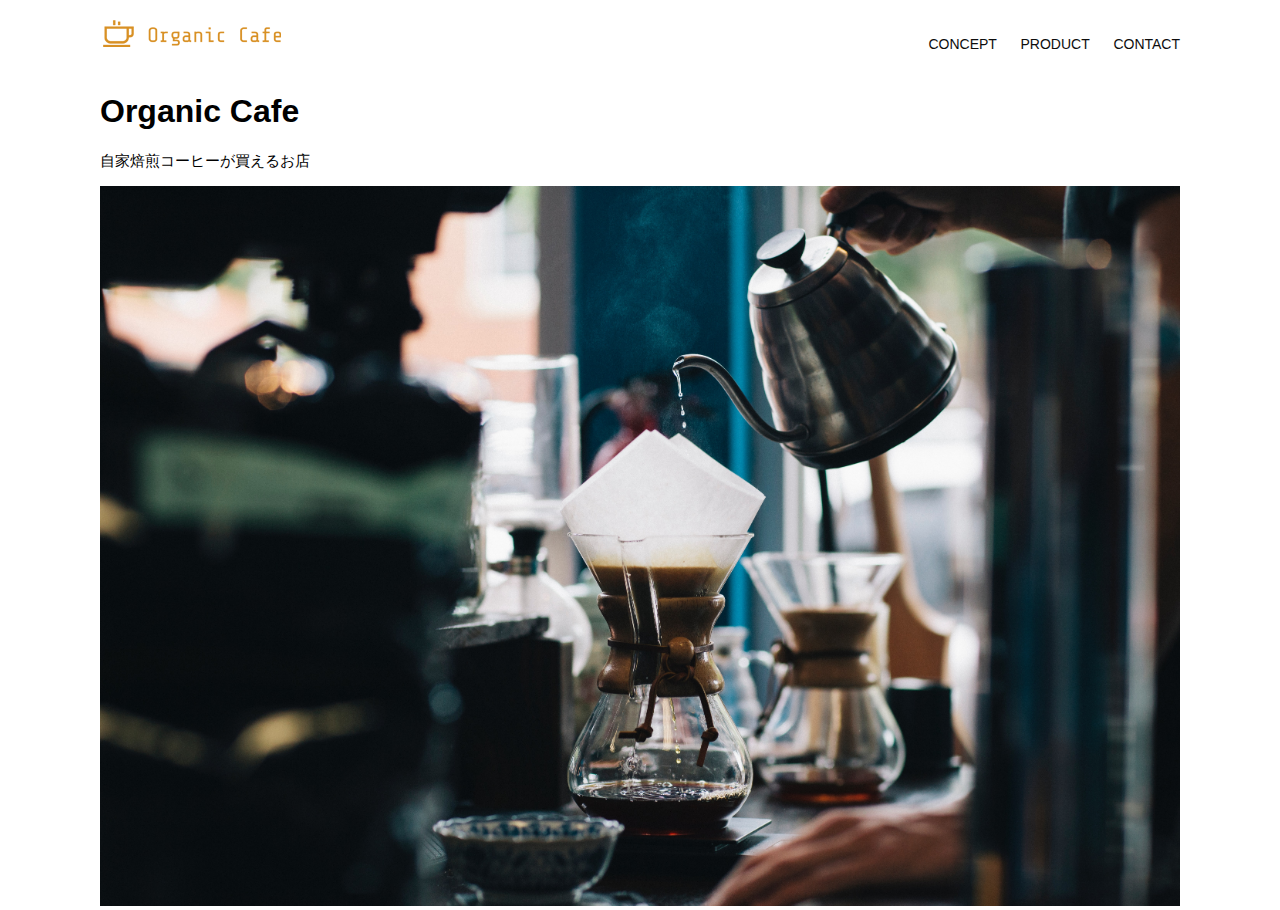
<file: kadai_013/index.html>
<!DOCTYPE html>
<html>
  <head>
    <title>Organic Cafe</title>
    <meta charset="UTF-8" />
    <meta name="description" content="自家焙煎のコーヒーがお家で楽しめるOrganic Cafe"/>
    <meta name="viewport" content="width=device-width, initial-scale=1.0" />
    <link rel="stylesheet" href="style.css" />
  </head>
  <body>
    <!-- ヘッダー -->
    <header>
      <!-- ロゴ -->
      <a href="index.html" id="logo"><img src="images/logo.png" alt="トップページに戻る"/></a>

      <!-- PC用ナビゲーション -->
      <nav id="nav-pc">
        <a href="index.html#concept">CONCEPT</a>
        <a href="index.html#product">PRODUCT</a>
        <a href="index.html#contact">CONTACT</a>
      </nav>

      <!--スマートフォン用ナビゲーションボタン-->
      <nav id="nav-sp-menu">
         <a id="menu-sp" onclick="document.getElementById('nav-sp').style.display = 'block'">
          <img src="images/button-menu.png" alt="ナビゲーションを開く">
         </a>
      </nav>

      <nav id="nav-sp">
        <a id="close" onclick="document.getElementById('nav-sp').style.display = 'none'">
          <img src="images/button-close.png" alt="ナビゲーションを閉じる">
        </a>
        <a id="logo-sp" href="index.html" onclick="document.getElementById('nav-sp').style.display = 'none'">
          <img src="images/logo.png" alt="トップページに戻る">
        </a>
              <a class="menu" href="index.html#concept" onclick="document.getElementById('nav-sp').style.display = 'none'">CONCEPT</a>
              <a class="menu" href="index.html#product" onclick="document.getElementById('nav-sp').style.display = 'none'">PRODUCT</a>
              <a class="menu" href="index.html#contact" onclick="document.getElementById('nav-sp').style.display = 'none'">CONTACT</a>
      </nav>
    </header>

    <main>
      <article>
        <!-- メインビジュアル -->
        <section id="main-visual">
          <div id="main-message">
            <h1>Organic Cafe</h1>
            <p>自家焙煎コーヒーが買えるお店</p>
          </div>
          <img src="images/main-image.jpg" alt="コーヒーをハンドドリップで淹れる画像"/>
        </section>
      </article>
    </main>
  </body>
</html>
</file>
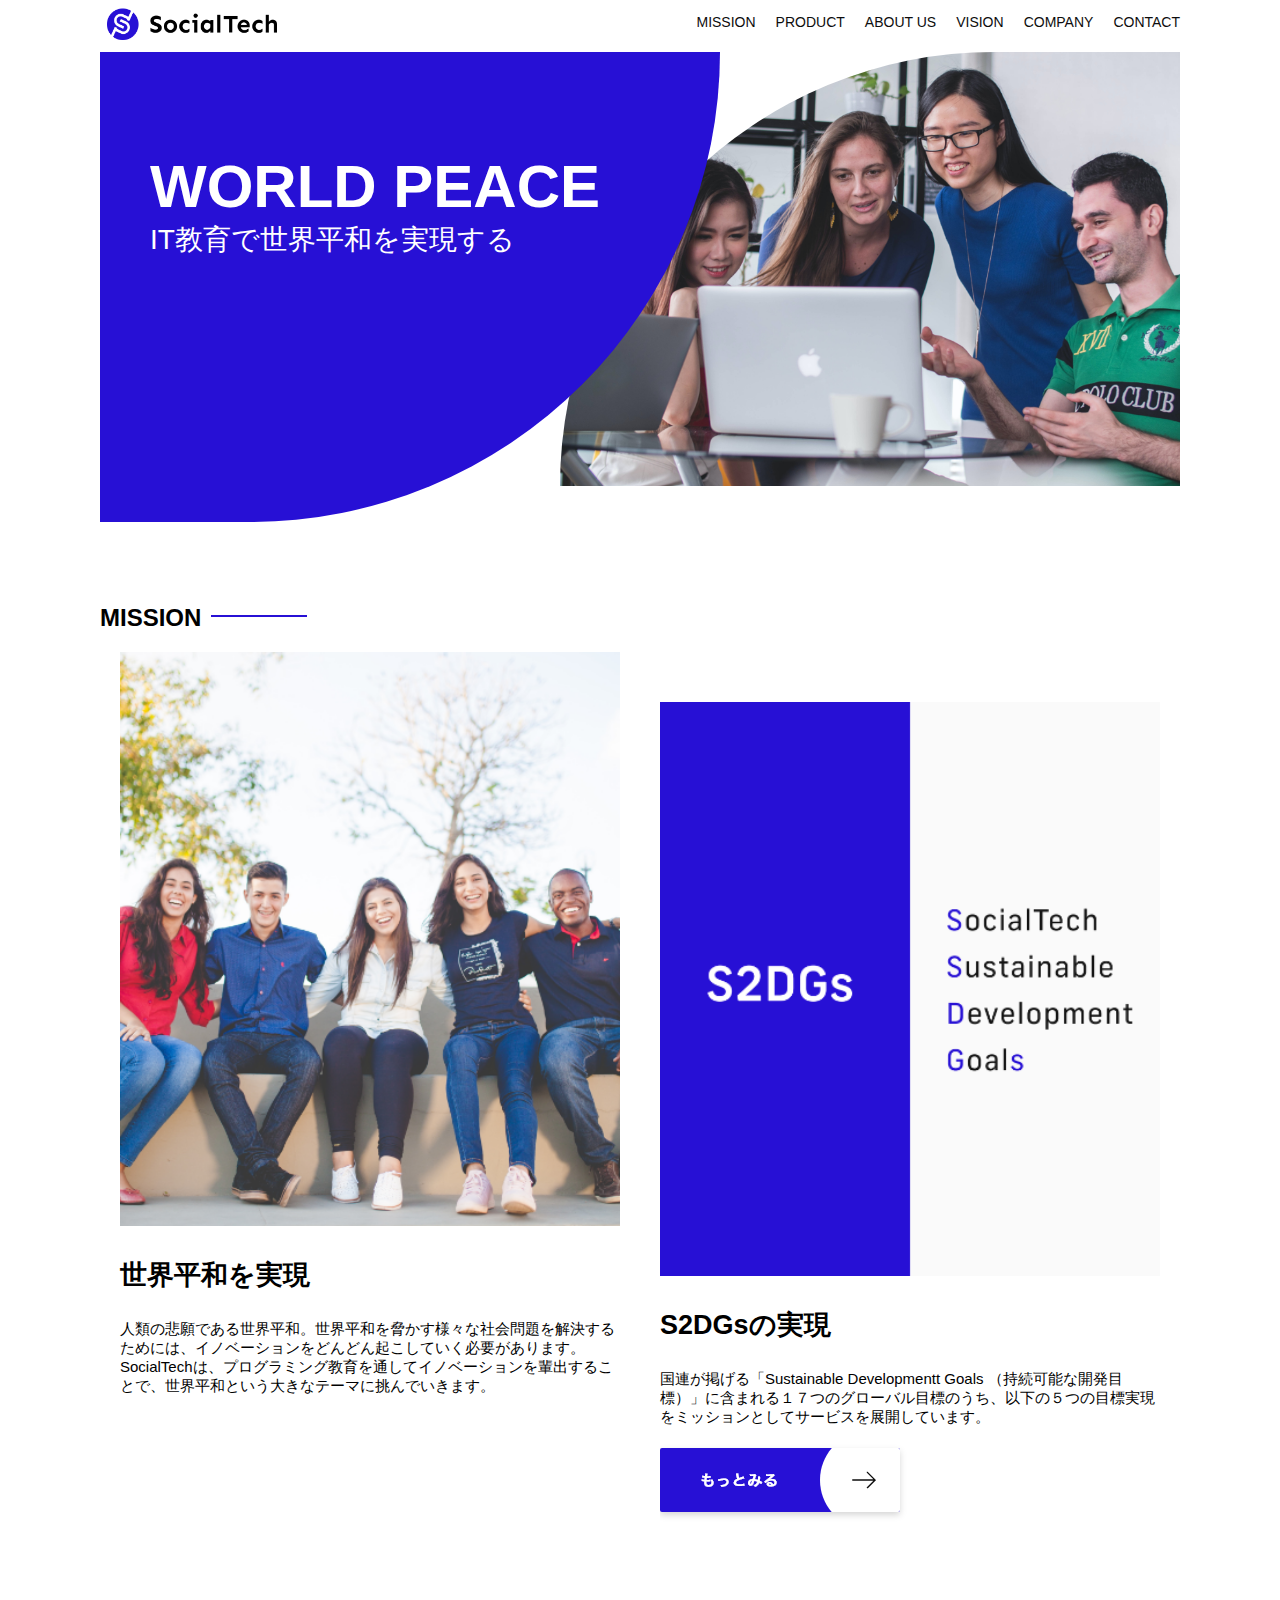
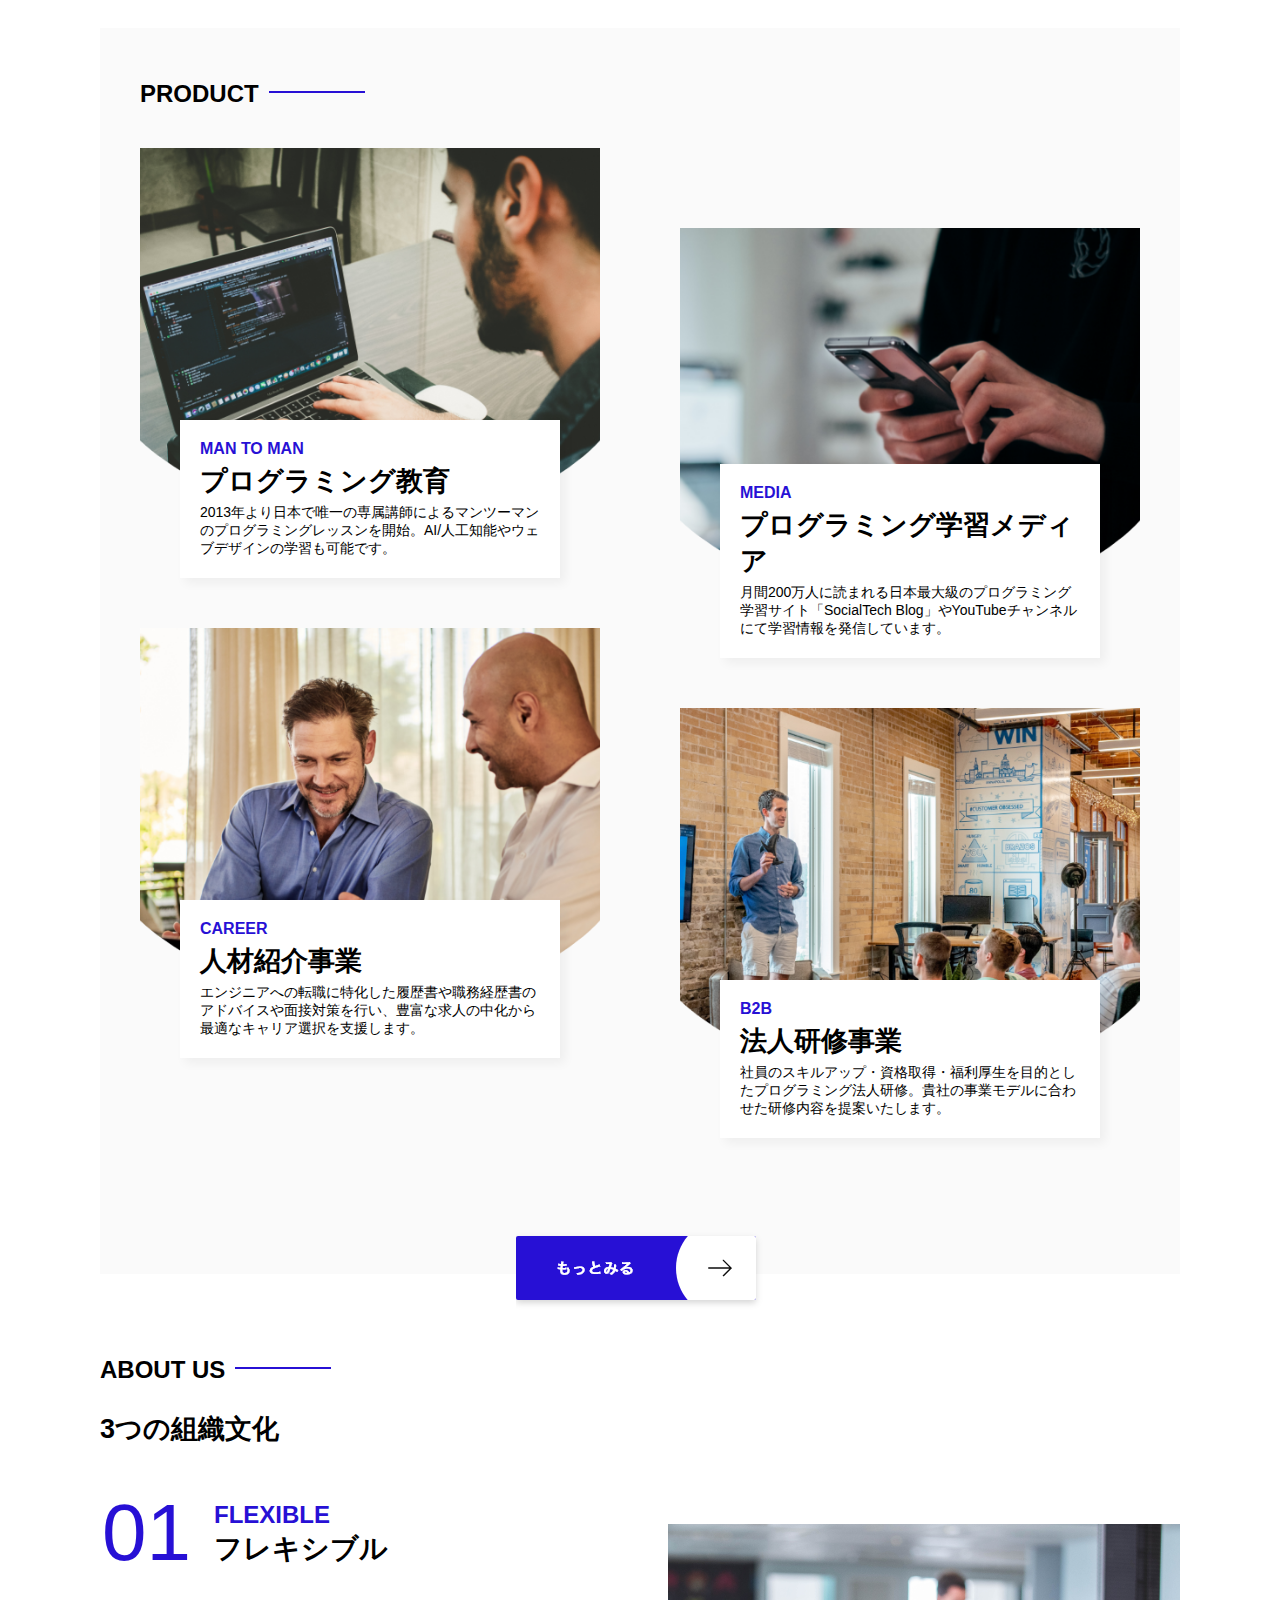
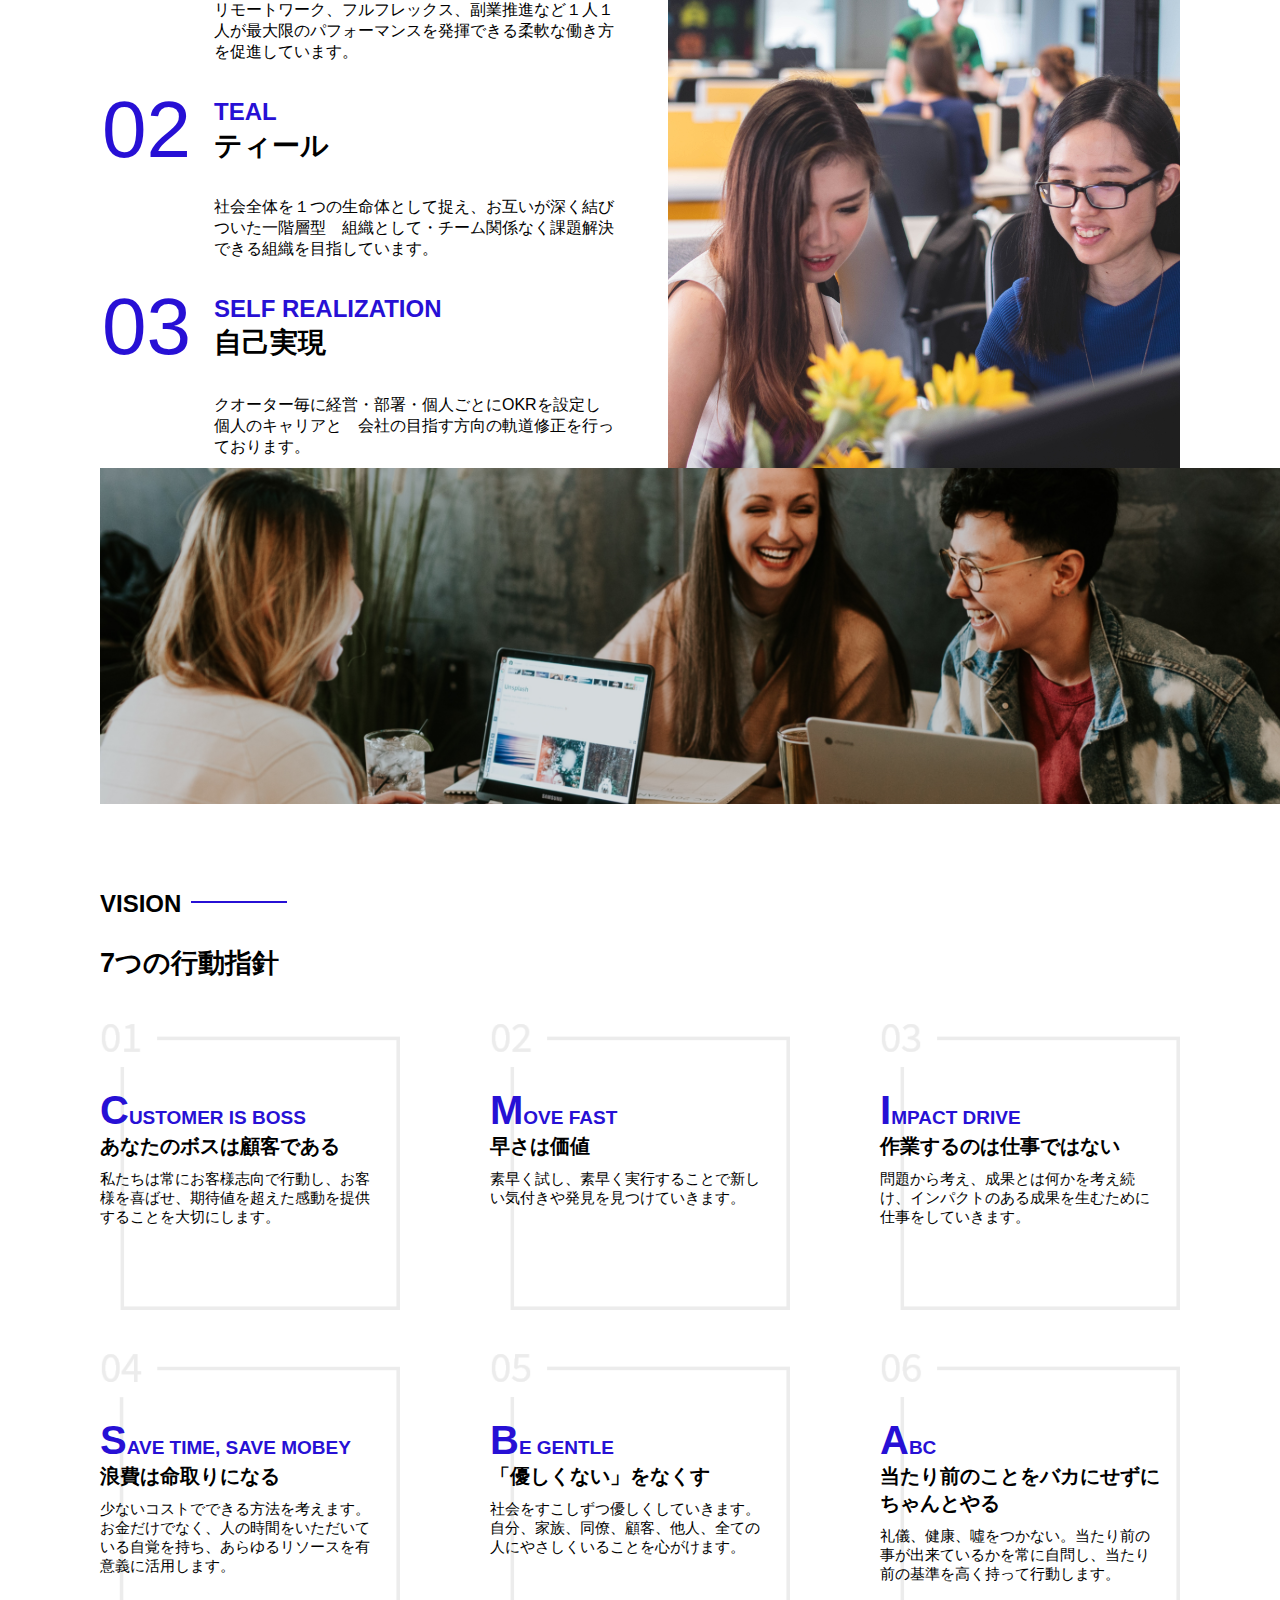
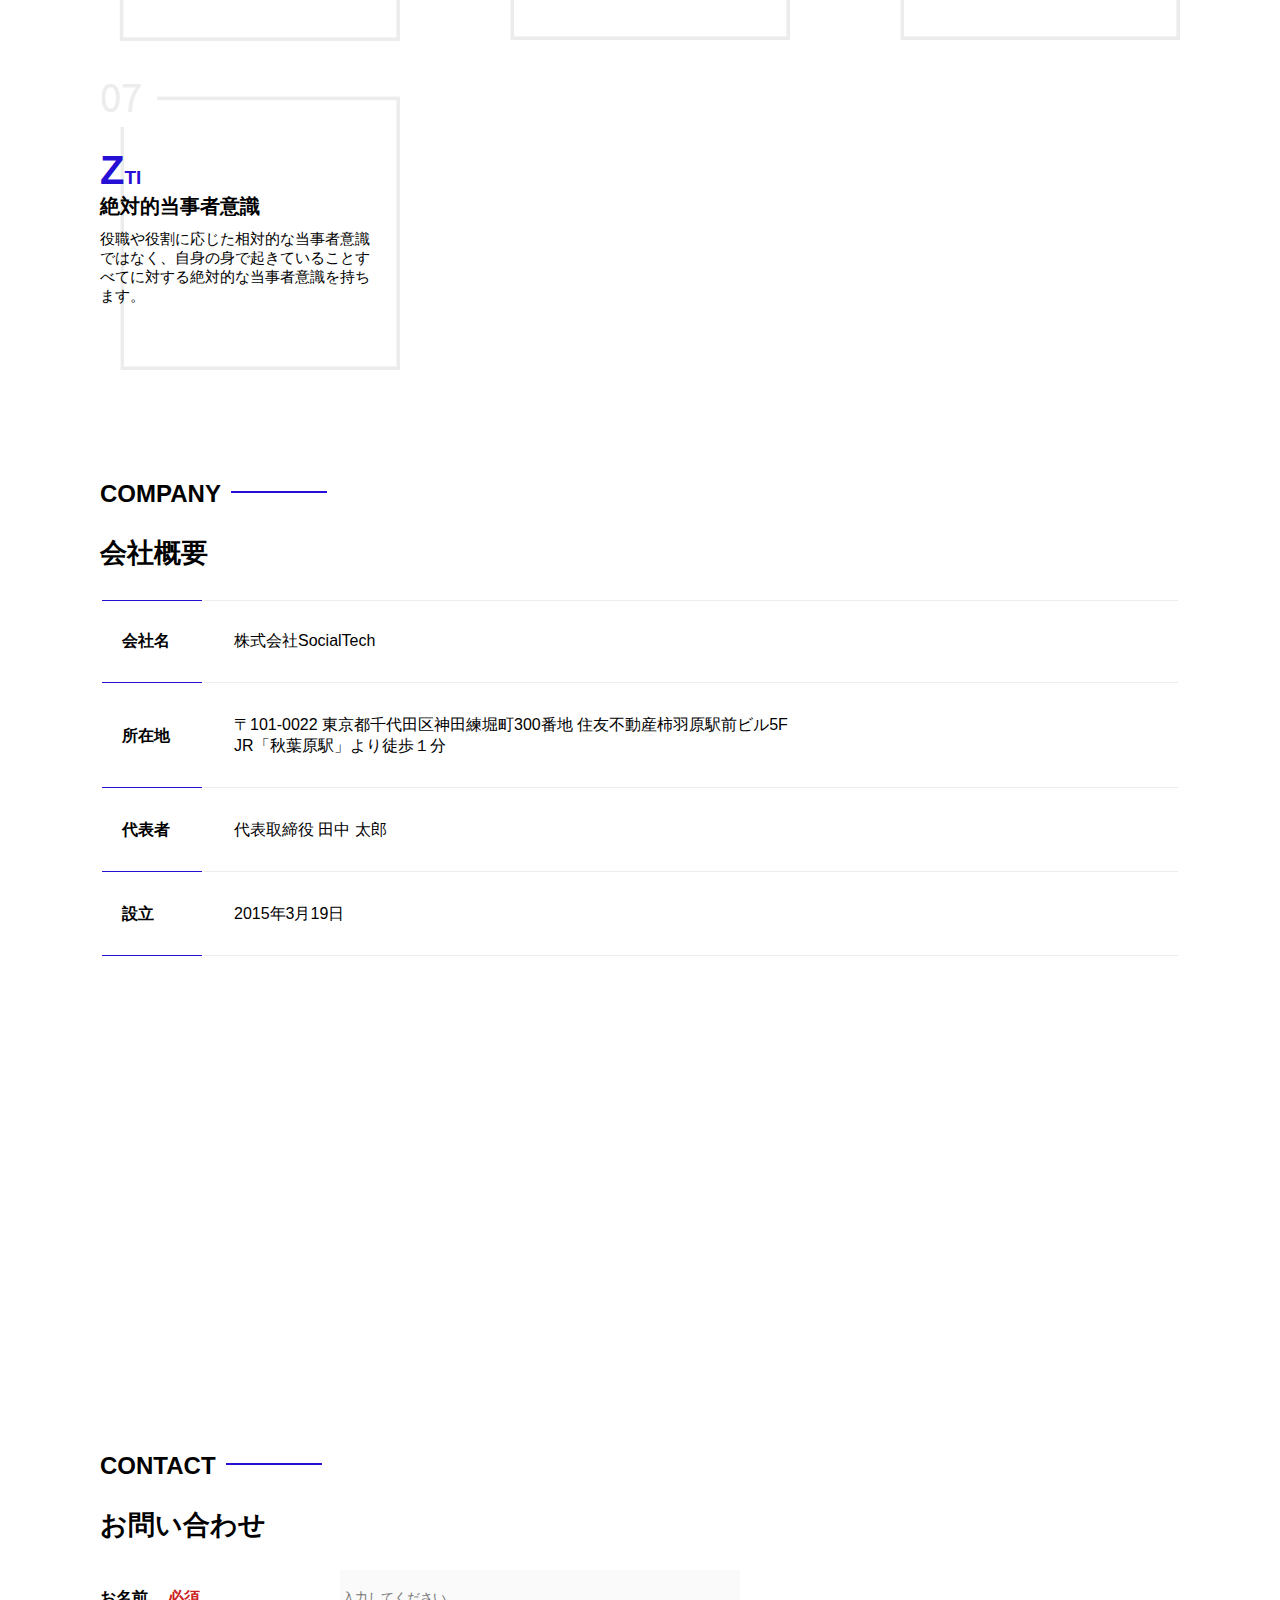
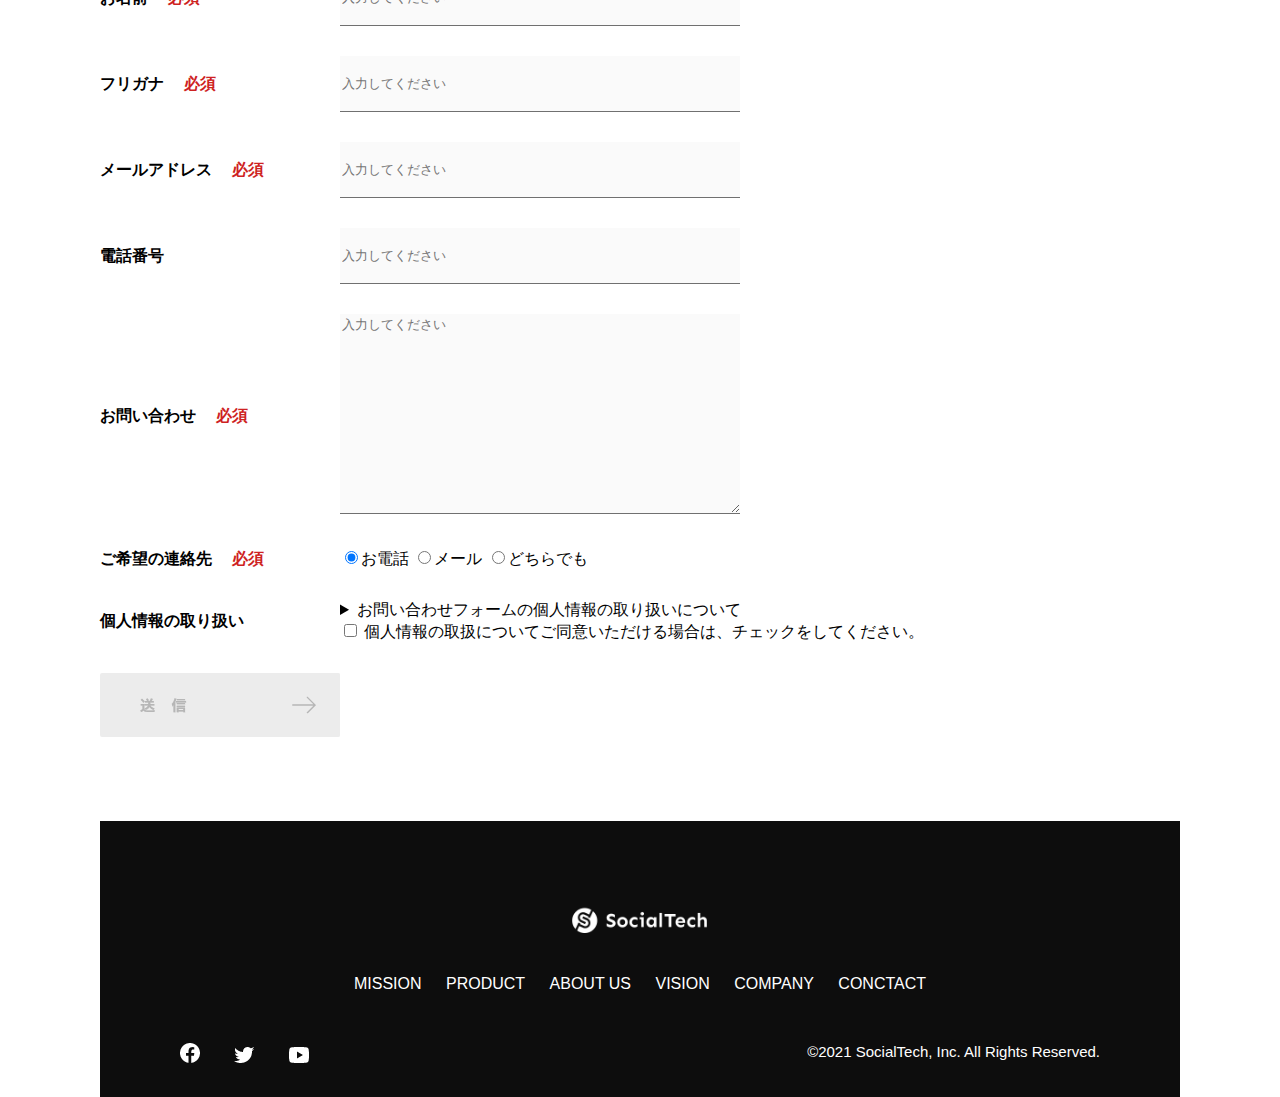
<file: kadai_tutorial_output/SocialTech/index.html>
<!DOCTYPE html>
<html lang="en">
<head>
    <title>SocialTech</title>
    <meta charset="UTF-8">
    <meta name="descrittion" content="SocialTechはEdTech業界のリーディングカンパニーを目指します。">
    <meta name="viewport" content="width=device-width, initial-scale=1.0">
    <link rel="stylesheet" href="style.css">
</head>
<body>
    <header>
        <a href="index.html" id="logo">
            <img src="images/logo.png" alt="トップページに戻る">
        </a>
       
        <nav id="nav-pc">
            <ul>
                <li><a href="mission.html">MISSION</a></li>
                <li><a href="product.html">PRODUCT</a></li>
                <li><a href="index.html#aboutus">ABOUT US</a></li>
                <li><a href="index.html#vision">VISION</a></li>
                <li><a href="index.html#company">COMPANY</a></li>
                <li><a href="index.html#contact">CONTACT</a></li>
            </ul>
        </nav>
        <button id="menu-sp" onclick="document.getElementById('nav-sp').style.display = 'block'">
            <img src="images/button-menu.png" alt="ナビゲーションを開く">
        </button>
        <div id="nav-sp">
            <button id="close" onclick="document.getElementById('nav-sp').style.display = 'none'">
                <img src="images/button-close.png" alt="ナビゲーションを閉じる">
            </button>
            
        <nav>
            <ul>
                <li>
                <a id="log-sp" href="index.html" onclick="document.getElementById('nav-sp').style.display = 'none'"><img src="images/logo-sp.png" alt="トップページに戻る"></a>
                </li>
                <li><a class="menu" href="mission.html" onclick="document.getElementById('nav-sp').style.display = 'none'">MISSION</a></li>
                <li><a class="menu" href="product.html" onclick="document.getElementById('nav-sp').style.display = 'none'">PEODUCT</a></li>
                <li><a class="menu" href="index.html#aboutus" onclick="document.getElementById('nav-sp').style.display = 'none'">ABOUT US</a></li>
                <li><a class="menu" href="index.html#vision" onclick="document.getElementById('nav-sp').style.display = 'none'">VISION</a></li>
                <li><a class="menu" href="index.html#company" onclick="document.getElementById('nav-sp').style.display = 'none'">COMPANY</a></li>
                <li><a class="menu" href="index.html#contact" onclike="document.getElementById('nav-sp').style.display = 'none'">CONTACT</a></li>
            </ul>
        </nav>
        <div id="sns">
            <a href="https://www.facebook.com/sejuku2013">
                <img src="images/button-facebook.png" alt="facebookのリンク">
            </a>
            <a href="https://twitter.com/samuraijuku">
                <img src="images/button-twitter.png" alt="twitterのリンク">
            </a>
            <a href="https://www.youtube.com/channel/UCCFOQO5aDK0xXam4cUQXT8g">
                <img src="images/button-youtube.png" alt="YouTubeのリンク">
            </a>
        </div>
        </div>
    </header>
    <main>
        <article>
            <section id="main-visual">
                <div id="main-message">
                    <h1>WORLD PEACE</h1>
                    <p>IT教育で世界平和を実現する</p>
                </div>
                <img src="images/index/index-main.png" alt="PCの周りに集まる多国籍の仲間たち">
            </section>
            <section id="mission">
                <h2 class="index-h2">MISSION</h2>
                <div id="mission-flex">
                    <div>
                        <img id="mission-photo" src="images/index/index-mission.png" alt="屋外のベンチで写真を撮影する多国籍の仲間たち">
                        <h3>世界平和を実現</h3>
                        <p>
                            人類の悲願である世界平和。世界平和を脅かす様々な社会問題を解決するためには、イノベーションをどんどん起こしていく必要があります。SocialTechは、プログラミング教育を通してイノベーションを輩出することで、世界平和という大きなテーマに挑んでいきます。
                        </p>
                    </div>
                    <div>
                        <img id="s2dgs" src="images/index/s2dgs.png" alt="S2DGs">
                        <h3>S2DGsの実現</h3>
                        <p>
                            国連が掲げる「Sustainable Developmentt Goals （持続可能な開発目標）」に含まれる１７つのグローバル目標のうち、以下の５つの目標実現をミッションとしてサービスを展開しています。
                        </p>
                        <a href="mission.html">
                            <img src="images/button-more.png" alt="もっと見る">
                        </a>
                    </div>
                </div>
            </section>
            <section id="product">
                <h2 class="index-h2">PRODUCT</h2>
                <div class="product-flex">
                    <div id="product-left">
                        <div>
                            <img class="product-photo" src="images/index/index-mantoman.png" alt="PCでコードを書く男性">
                            <div class="product-explain">
                                <span>MAN TO MAN</span>
                                <h3>プログラミング教育</h3>
                                <p>2013年より日本で唯一の専属講師によるマンツーマンのプログラミングレッスンを開始。AI/人工知能やウェブデザインの学習も可能です。</p>
                            </div>
                        </div>
                        <div>
                            <img class="product-photo" src="images/index/index-career.png" alt="笑顔で話し合う男性２人">
                            <div class="product-explain">
                                <span>CAREER</span>
                                <h3>人材紹介事業</h3>
                                <p>エンジニアへの転職に特化した履歴書や職務経歴書のアドバイスや面接対策を行い、豊富な求人の中化から最適なキャリア選択を支援します。</p>
                            </div>
                        </div>
                    </div>
                    <div id="product-right">
                        <div>
                            <img class="product-photo" src="images/index/index-media.png" alt="スマートフォンを操作する人">
                            <div class="product-explain">
                                <span>MEDIA</span>
                                <h3>プログラミング学習メディア</h3>
                                <p>月間200万人に読まれる日本最大級のプログラミング学習サイト「SocialTech Blog」やYouTubeチャンネルにて学習情報を発信しています。</p>
                            </div>
                        </div>
                        <div>
                            <img class="product-photo" src="images/index/index-b2b.png" alt="講演中の男性とそれを聴く人々">
                            <div class="product-explain">
                                <span>B2B</span>
                                <h3>法人研修事業</h3>
                                <p>社員のスキルアップ・資格取得・福利厚生を目的としたプログラミング法人研修。貴社の事業モデルに合わせた研修内容を提案いたします。</p>
                            </div>
                        </div>
                    </div>
                 </div>
                 <div id="product-more">
                    <a href="product.html">
                        <img src="images/button-more.png" alt="もっとみる">
                    </a>
                 </div>
            </section>
            <section id="aboutus">
                <h2 class="index-h2">ABOUT US</h2>
                <h3>3つの組織文化</h3>
                <div>
                    <table class="culture-table">
                        <tr>
                            <td class="culture-num">01</td>
                            <th><span class="culture-en">FLEXIBLE</span><br>フレキシブル</th>
                        </tr>
                        <tr>
                            <td>

                            </td>
                            <td class="culture-description">リモートワーク、フルフレックス、副業推進など１人１人が最大限のパフォーマンスを発揮できる柔軟な働き方を促進しています。</td>
                        </tr>
                        <tr>
                            <td class="culture-num">02</td>
                            <th><span class="culture-en">TEAL</span><br>ティール</th>
                        </tr>
                        <tr>
                            <td>

                            </td>
                            <td class="culture-description">社会全体を１つの生命体として捉え、お互いが深く結びついた一階層型　組織として・チーム関係なく課題解決できる組織を目指しています。</td>
                        </tr>
                        <tr>
                            <td class="culture-num">03</td>
                            <th><span class="culture-en">SELF REALIZATION</span><br>自己実現</th>
                        </tr>
                        <tr>
                            <td>

                            </td>
                            <td class="culture-description">クオーター毎に経営・部署・個人ごとにOKRを設定し個人のキャリアと　会社の目指す方向の軌道修正を行っております。</td>
                        </tr>
                    </table>
                        <img class="culture-img" src="images/index/index-aboutus1.png" alt="笑顔で話しあう２人の女性">
                </div>
                  <img class="culture-img2" src="images/index/index-aboutus2.png" alt="笑顔で話し合う３人の男女">
            </section>
            <section id="vision">
                <h2 class="index-h2">VISION</h2>
                <h3>7つの行動指針</h3>
                <div>
                    <div class="vision-box">
                        <img src="images/index/vision-01.png" alt="01">
                        <div>
                            <h4>CUSTOMER IS BOSS</h4>
                            <h5>あなたのボスは顧客である</h5>
                            <p>私たちは常にお客様志向で行動し、お客様を喜ばせ、期待値を超えた感動を提供することを大切にします。</p>
                        </div>
                    </div>
                    <div class="vision-box">
                        <img src="images/index/vision-02.png" alt="02">
                        <div>
                            <h4>MOVE FAST</h4>
                            <h5>早さは価値</h5>
                            <p>素早く試し、素早く実行することで新しい気付きや発見を見つけていきます。</p>
                        </div>
                    </div>
                    <div class="vision-box">
                        <img src="images/index/vision-03.png" alt="03">
                        <div>
                            <h4>IMPACT DRIVE</h4>
                            <h5>作業するのは仕事ではない</h5>
                            <p>問題から考え、成果とは何かを考え続け、インパクトのある成果を生むために仕事をしていきます。</p>
                        </div>
                    </div>
                    <div class="vision-box">
                        <img src="images/index/vision-04.png" alt="04">
                        <div>
                            <h4>SAVE TIME, SAVE MOBEY</h4>
                            <h5>浪費は命取りになる</h5>
                            <p>少ないコストでできる方法を考えます。お金だけでなく、人の時間をいただいている自覚を持ち、あらゆるリソースを有意義に活用します。</p>
                        </div>
                    </div>
                    <div class="vision-box">
                        <img src="images/index/vision-05.png" alt="05">
                        <div>
                            <h4>BE GENTLE</h4>
                            <h5>「優しくない」をなくす</h5>
                            <p>社会をすこしずつ優しくしていきます。自分、家族、同僚、顧客、他人、全ての人にやさしくいることを心がけます。</p>
                        </div>
                    </div>
                    <div class="vision-box">
                        <img src="images/index/vision-06.png" alt="06">
                        <div>
                            <h4>ABC</h4>
                            <h5>当たり前のことをバカにせずにちゃんとやる</h5>
                            <p>礼儀、健康、噓をつかない。当たり前の事が出来ているかを常に自問し、当たり前の基準を高く持って行動します。</p>
                        </div>
                    </div>
                    <div class="vision-box">
                        <img src="images/index/vision-07.png" alt="07">
                        <div>
                            <h4>ZTI</h4>
                            <h5>絶対的当事者意識</h5>
                            <p>役職や役割に応じた相対的な当事者意識ではなく、自身の身で起きていることすべてに対する絶対的な当事者意識を持ちます。</p>
                        </div>
                    </div>
                </div>
            </section>
            <section id="company">
                <h2 class="index-h2">COMPANY</h2>
                <h3>会社概要</h3>
                <table id="company-table">
                    <tr>
                        <th class="tableheader tableheader-first">会社名</th>
                        <td class="cell cell-first">株式会社SocialTech</td>
                    </tr>
                    <tr>
                        <th class="tableheader">所在地</th>
                        <td class="cell">〒101-0022 東京都千代田区神田練堀町300番地 住友不動産柿羽原駅前ビル5F<br>JR「秋葉原駅」より徒歩１分</td>
                    </tr>
                    <tr>
                        <th class="tableheader">代表者</th>
                        <td class="cell">代表取締役 田中 太郎</td>
                    </tr>
                    <tr>
                        <th class="tableheader">設立</th>
                        <td class="cell">2015年3月19日</td>
                    </tr>
                </table>
                <iframe src="https://www.google.com/maps/embed?pb=!1m18!1m12!1m3!1d3240.0688551336807!2d139.7720776771055!3d35.69992317258124!2m3!1f0!2f0!3f0!3m2!1i1024!2i768!4f13.1!3m3!1m2!1s0x60188fee13660e23%3A0x77137876edf742ac!2z5L2P5Y-L5LiN5YuV55Sj56eL6JGJ5Y6f6aeF5YmN44OT44Or!5e0!3m2!1sja!2sjp!4v1704858013291!5m2!1sja!2sjp" 
                style="border: 0" allowfullscreen="" loading="lazy">
                </iframe>
            </section>
            <section id="contact">
                <h2 class="index-h2">CONTACT</h2>
                <h3>お問い合わせ</h3>
                <form>
                    <div>
                        <div class="contact-heading">
                            <label class="contact-label">お名前<span class="contact-span">必須</span></label>
                        </div>
                        <div>
                            <input type="text" name="name" placeholder="入力してください" class="contact-textbox">
                        </div>
                    </div>
                    <div>
                        <div class="contact-heading">
                            <label class="contact-label">フリガナ<span class="contact-span">必須</span></label>
                        </div>
                        <div>
                            <input type="text" name="hiragana" placeholder="入力してください" class="contact-textbox">
                        </div>
                    </div>
                    <div>
                        <div class="contact-heading">
                            <label class="contact-label">メールアドレス<span class="contact-span">必須</span></label>
                        </div>
                        <div>
                            <input type="text" name="email" placeholder="入力してください" class="contact-textbox">
                        </div>
                    </div>
                    <div>
                        <div class="contact-heading">
                            <label class="contact-label">電話番号</label>
                        </div>
                        <div>
                            <input type="text" name="tel" placeholder="入力してください" class="contact-textbox">
                        </div>
                    </div>
                    <div>
                        <div class="contact-heading">
                            <label class="contact-label">お問い合わせ<span class="contact-span">必須</span></label>
                        </div>
                        <div>
                            <textarea class="contact-textarea" placeholder="入力してください" name="message"></textarea>
                        </div>
                    </div>
                    <div>
                        <div class="contact-heading">
                            <label class="contact-label">ご希望の連絡先<span class="contact-span">必須</span></label>
                        </div>
                        <div>
                            <input class="radiobutton" type="radio" value="tel" name="contact" checked><label>お電話</label>
                            <input class="radiobutton" type="radio" value="mail" name="contact"><label>メール</label>
                            <input class="radiobutton" type="radio" value="both" name="contact"><label>どちらでも</label>
                        </div>
                    </div>
                    <div>
                        <div class="contact-heading">
                            <label class="contact-label">個人情報の取り扱い</label>
                        </div>
                        <div>
                            <details>
                                <summary>お問い合わせフォームの個人情報の取り扱いについて</summary>
                                <div>
                                    <dl>
                                        <dt>1.組織の名称又は氏名</dt>
                                        <dd>株式会社SocialTech</dd>
                                        <dt>2.個人情報保護管理や（若しくはその代理人）の氏名又は職名、所属及び連絡先</dt>
                                        <dd>
                                            <p>鈴木 一郎 コーポレート部</p>
                                            <p>メールアドレス : samurai@example.com</p>
                                            <p>TEL : 03-1234-5678</p>
                                        </dd>
                                        <dt>3.個人情報の利用目的</dt>
                                        <dd>
                                            <ul>
                                                <li>本サービスおよび本サービスに関連する情報の提供又はそれらに関する連絡のため</li>
                                                <li>ユーザーの本人確認のため</li>
                                                <li>当社サービスのご案内のため</li>
                                                <li>当社の商品等の広告または宣伝（電子メールによるものとします。）</li>
                                            </ul>
                                        </dd>
                                        <dt>4.個人情報の取り扱い業務の委託</dt>
                                        <dd>個人情報の取扱業務の全部または一部を外部に業務委託する場合があります。その際、弊社は、個人情報を適切に保護できる管理体制を敷き実行していることを条件として委託先を厳選したうえで、機密保持契約を委託先と締結し、お客様の個人情報を厳密に管理させます。</dd>
                                        <dt>5.個人情報の開示等の請求</dt>
                                        <dd>
                                            お客様は、弊社に対してご自身の個人情報の開示等（利用目的の通知、開示、内容の訂正・追加・削除、利用の停止または消却、第三者への提供の停止）に関して、当社問い合わせ窓口に申し出ることができます。<br>
                                            その際、弊社はお客様本人を確認させていただいたうえで、合理的な期間内に対応いたします。<br>
                                            なお、個人情報に関する弊社問い合わせ先は、次の通りです。
                                        </dd>
                                        <dd>
                                            <p>株式会社SocialTech　個人情報問い合わせ窓口</p>
                                            <p>〒150-0043 東京都千代田区神田練堀町300番地 住友不動産秋葉原駅前ビル5F</p>
                                            <p>メールアドレス : samurai@example.com</p>
                                        </dd>
                                        <dt>6.個人情報を提供されることの任意性について</dt>
                                        <dd>お客様がご自身の個人情報を弊社に提供されるか否かは、お客様のご判断によりますが、もしご提供されない場合には、適切なサービスが提供できない場合がありますのて予めご了承ください。</dd>
                                    </dl>
                                </div>
                            </details>
                            <input type="checkbox" name="agree">
                            <span>個人情報の取扱についてご同意いただける場合は、チェックをしてください。</span>
                        </div>
                    </div>
                    <input type="image" src="images/button-submit.png" alt="送信する">
                </form>
            </section>
        </article>
    </main>
    <footer>
        <div id="footer-log">
            <img src="images/logo-sp.png" alt="SocialTech">
        </div>
        <div id="footer-link">
            <a href="mission.html">MISSION</a>
            <a href="product.html">PRODUCT</a>
            <a href="index.html#aboutus">ABOUT US</a>
            <a href="index.html#vision">VISION</a>
            <a href="index.html#company">COMPANY</a>
            <a href="index.html#contact">CONCTACT</a>
        </div>
        <div id="sns-footer">
            <div class="sns-btns">
                <a href="https://www.facebook.com/sejuku2013"><img src="images/button-facebook.png" alt="facebookのリンク"></a>
                <a href="https://twitter.com/samuraijuku"><img src="images/button-twitter.png" alt="twitterのリンク"></a>
                <a href="https://www.youtube.com/channel/UCCFOQO5aDK0xXam4cUQXT8g"><img src="images/button-youtube.png" alt="YouTubeのリンク"></a>
            </div>
            <p id="copyright">&copy;2021 SocialTech, Inc. All Rights Reserved.</p>
        </div>
    </footer>
</body>
</html>
</file>
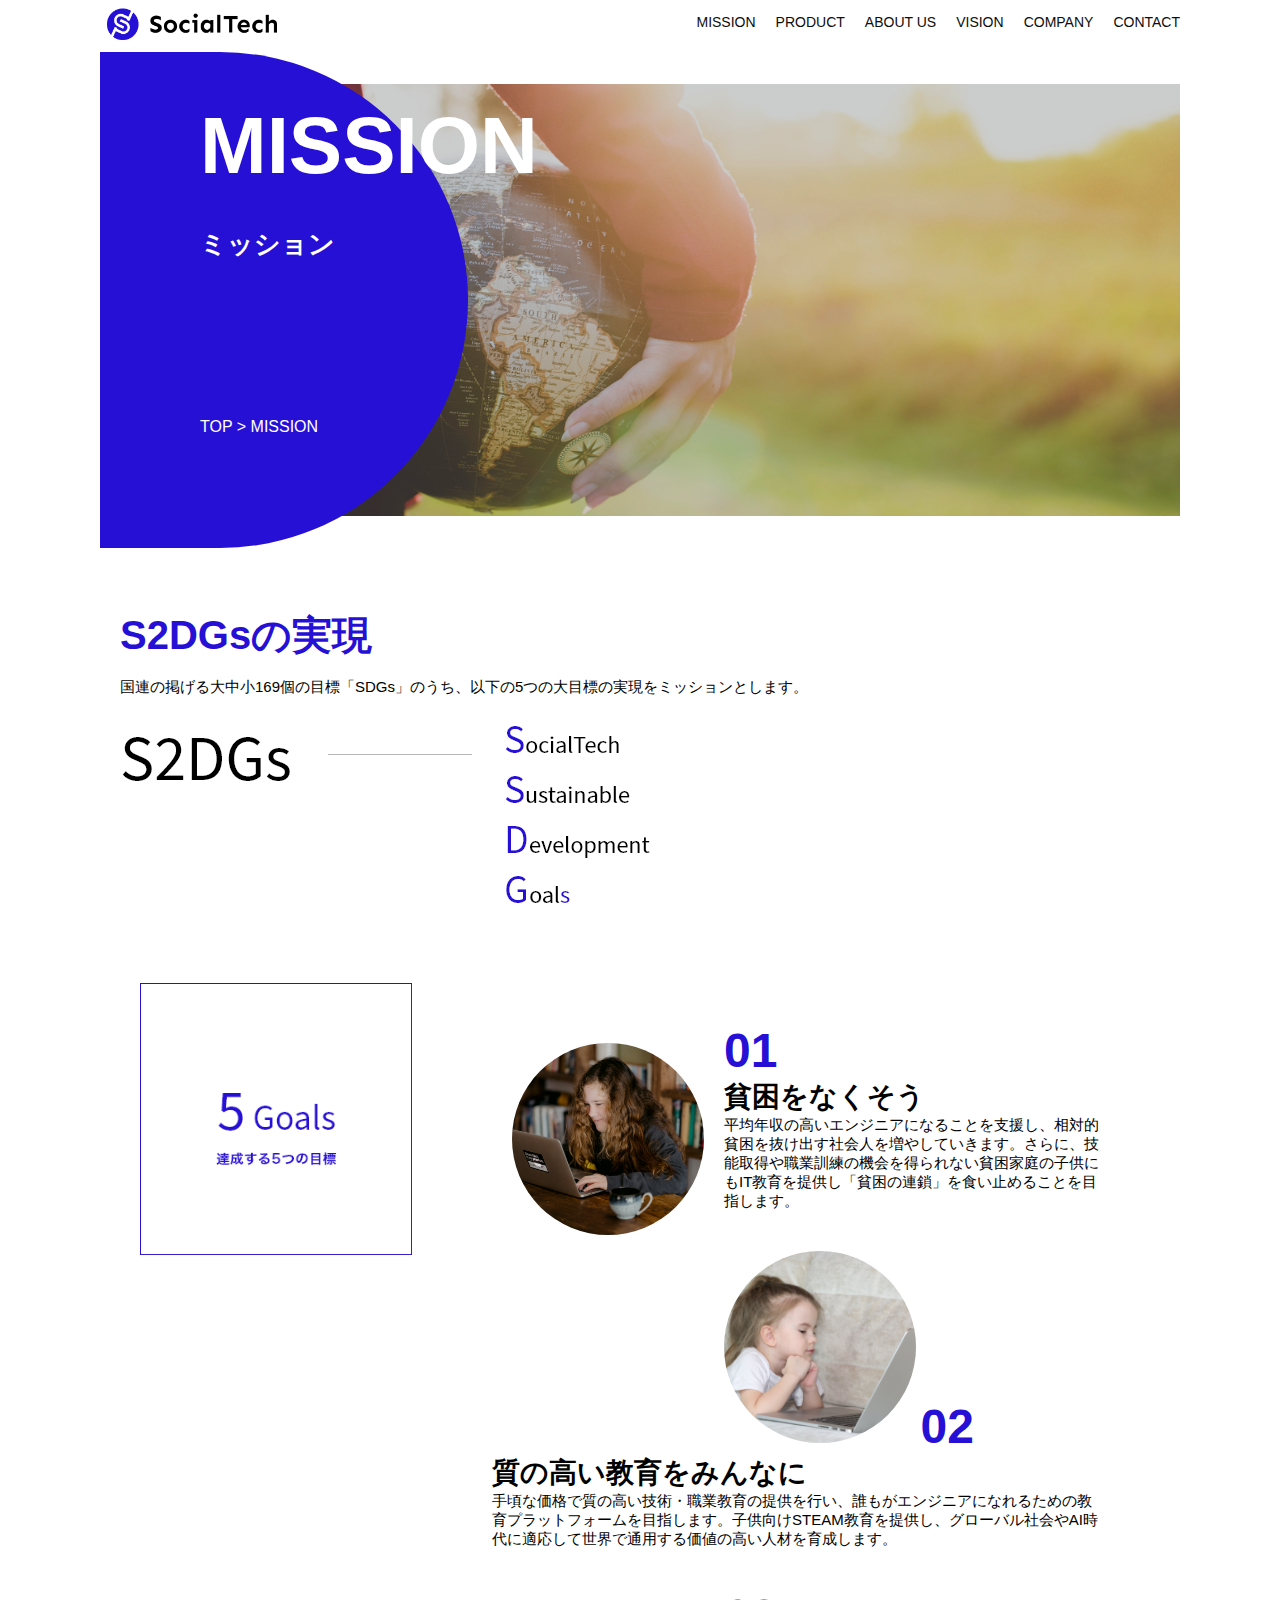
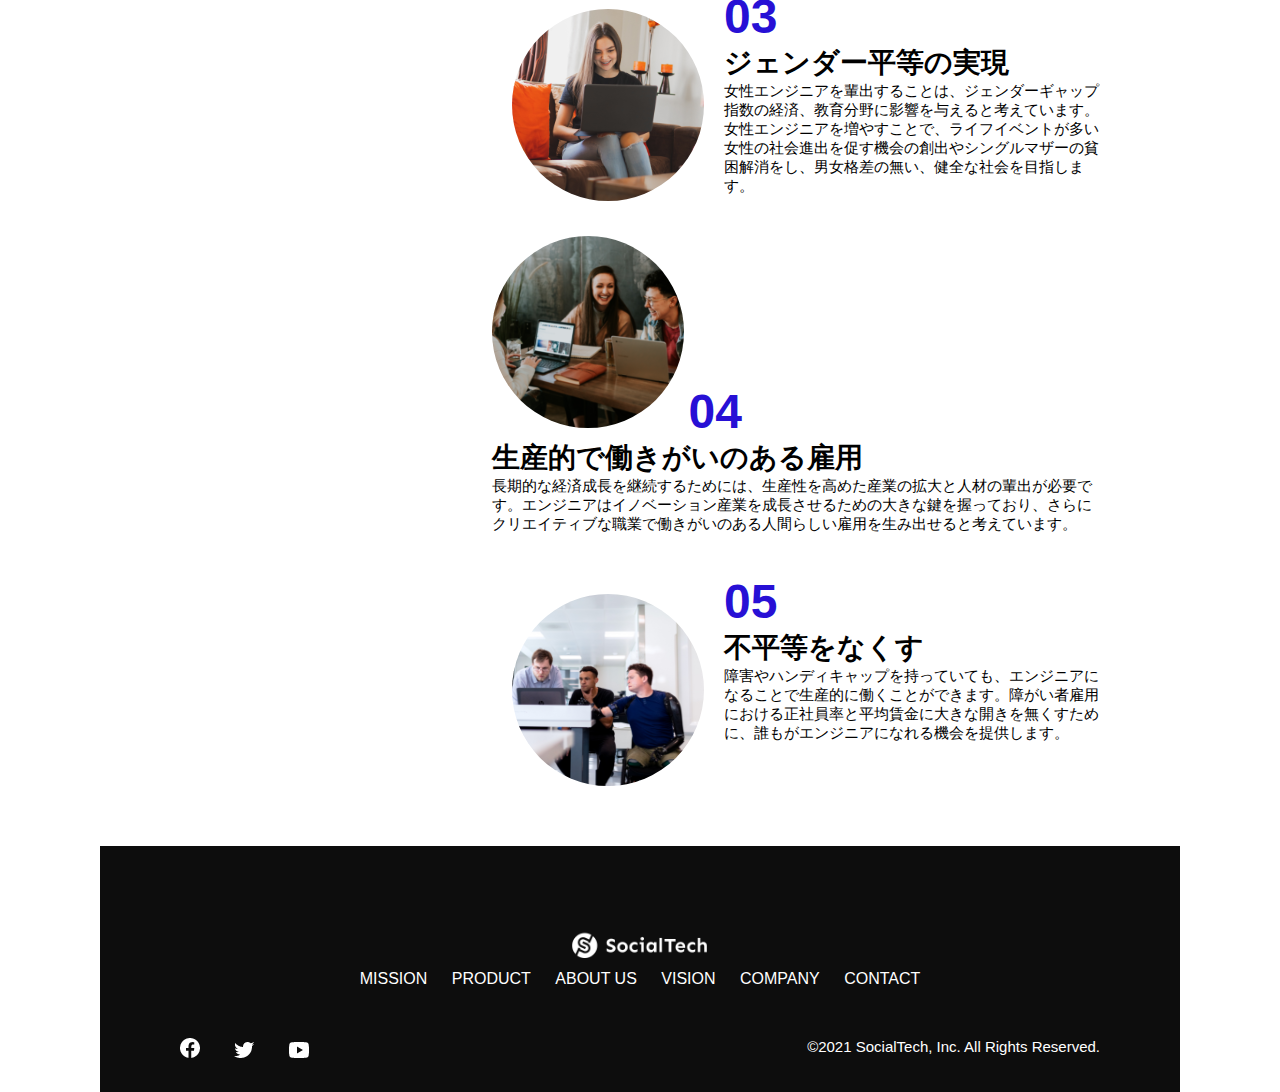
<file: kadai_tutorial_output/SocialTech/mission.html>
<!DOCTYPE html>
<html lang="en">
<head>
    <title>SocialTech - MISSION　ミッション　button-close</title>
    <meta charset="UTF-8">
    <meta name="description" content="SocialTechが目指す5つの目標（S2GDｓ）を紹介します。">
    <meta name="viewport" content="width=device-width, initial-scale=1.0">
    <link rel="stylesheet" href="style.css">
</head>
<body>
    <header>
        <a href="index.html" id="logo">
            <img src="images/logo.png" alt="トップページに戻る">
        </a>

        <nav id="nav-pc">
            <ul>
                <li><a href="mission.html">MISSION</a></li>
                <li><a href="product.html">PRODUCT</a></li>
                <li><a href="index.html#aboutus">ABOUT US</a></li>
                <li><a href="index.html#vision">VISION</a></li>
                <li><a href="index.html#company">COMPANY</a></li>
                <li><a href="index.html#contact">CONTACT</a></li>
            </ul>
        </nav>

        <button id="menu-sp" onclick="document.getElementById('nav-sp').style.display = 'block'">
            <img src="images/button-menu.png" alt="ナビゲーションを開く">
        </button>

        <div id="nav-sp">
            <button id="close" onclick="document.getElementById('nav-sp').style.display = 'none'">
                <img src="images/button-close.png" alt="ナビゲーションを閉じる">
            </button>

            <nav>
                <ul>
                    <li>
                    <a id="logo-sp" href="index.html" onclick="document.getElementById('nav-sp').style.display = 'none'"><img src="images/logo-sp.png" alt="トップページに戻る"></a>
                    </li>
                    <li><a class="menu" href="mission.html" onclick="document.getElementById('nav-sp').style.display = 'none'">MISSION</a></li>
                    <li><a class="menu" href="product.html" onclick="document.getElementById('nav-sp').style.display = 'none'">PRODUCT</a></li>
                    <li><a class="menu" href="index.html#aboutus" onclick="document.getElementById('nav-sp').style.display = 'none'">ABOUT US</a></li>
                    <li><a class="menu" href="index.html#vision" onclick="document.getElementById('nav-sp').style.display = 'none'">VISION</a></li>
                    <li><a class="menu" href="index.html#company" onclick="document.getElementById('nav-sp').style.display = 'none'">COMPANY</a></li>
                    <li><a class="menu" href="index.html#contact"onclick="document.getElementById('nav-sp').style.display = 'none'">CONTACT</a></li>
                </ul>
            </nav>
            <div id="sns">
                <a href="https://www.facebook.com/sejuku2013">
                    <img src="images/button-facebook.png" alt="facebookのリンク">
                </a>
                <a href="https://twitter.com/samuraijuku">
                    <img src="images/button-twitter.png" alt="twitterのリンク">
                </a>
                <a href="https://www.youtube.com/channel/UCCFOQO5aDK0xXam4cUQXT8g">
                    <img src="images/button-youtube.png" alt="YouTubeのリンク">
                </a>
            </div>
        </div>
    </header>

    
    <main>
        <article>
          <section id="mission-main">
            <div class="mission-main-inner">
              <div id="mission-title">
                <h1>MISSION<br><span>ミッション</span></h1>
                <p>TOP > MISSION</p>
              </div>
            </div>
          </section>
  
          <section id="mission-s2dgs">
            <h2 class="mission-h2">S2DGsの実現</h2>
            <p>国連の掲げる大中小169個の目標「SDGs」のうち、以下の5つの大目標の実現をミッションとします。</p>
            <img src="images/mission/mission-s2dgs.png" alt="S2DGs">
          </section>
  
          <section id="mission-five-goals">
            <div class="five-goals-image">
              <img src="images/mission/mission-5goals.png" alt="5Goals">
            </div>
            <div class="five-goals-read">
               <div>
                 <img class="fivegoals-image-left" src="images/mission/mission-5goals01.png" alt="PCを操作する女の子">
                 <span class="fivegoals-number">01</span>
                 <h3 class="fivegoals-h3">貧困をなくそう</h3>
                 <p class="fivegoals-p">平均年収の高いエンジニアになることを支援し、相対的貧困を抜け出す社会人を増やしていきます。さらに、技能取得や職業訓練の機会を得られない貧困家庭の子供にもIT教育を提供し「貧困の連鎖」を食い止めることを目指します。</p>
               </div>
               <div>
                 <img class="fivegoals-image-right" src="images/mission/mission-5goals02.png" alt="PCを見つめる小さい女の子">
                 <span class="fivegoals-number">02</span>
                 <h3 class="fivegoals-h3">質の高い教育をみんなに</h3>
                 <p class="fivegoals-p">手頃な価格で質の高い技術・職業教育の提供を行い、誰もがエンジニアになれるための教育プラットフォームを目指します。子供向けSTEAM教育を提供し、グローバル社会やAI時代に適応して世界で通用する価値の高い人材を育成します。</p>
               </div>
               <div>
                 <img class="fivegoals-image-left" src="images/mission/mission-5goals03.png" alt="PCを操作する女性">
   
                 <span class="fivegoals-number">03</span>
                 <h3 class="fivegoals-h3">ジェンダー平等の実現</h3>
                 <p class="fivegoals-p">女性エンジニアを輩出することは、ジェンダーギャップ指数の経済、教育分野に影響を与えると考えています。女性エンジニアを増やすことで、ライフイベントが多い女性の社会進出を促す機会の創出やシングルマザーの貧困解消をし、男女格差の無い、健全な社会を目指します。</p>
               </div>
               <div>
                 <img class="fivegoals-image-right" src="images/mission/mission-5goals04.png" alt="笑顔で話し合う3人の男女">
                <span class="fivegoals-number">04</span>
                 <h3 class="fivegoals-h3">生産的で働きがいのある雇用</h3>
                 <p class="fivegoals-p">長期的な経済成長を継続するためには、生産性を高めた産業の拡大と人材の輩出が必要です。エンジニアはイノベーション産業を成長させるための大きな鍵を握っており、さらにクリエイティブな職業で働きがいのある人間らしい雇用を生み出せると考えています。</p>
               </div>
               <div>
                 <img class="fivegoals-image-left" src="images/mission/mission-5goals05.png" alt="障害を持つ男性が生き生きと働く様子">
                 <span class="fivegoals-number">05</span>
                 <h3 class="fivegoals-h3">不平等をなくす</h3>
                 <p class="fivegoals-p">障害やハンディキャップを持っていても、エンジニアになることで生産的に働くことができます。障がい者雇用における正社員率と平均賃金に大きな開きを無くすために、誰もがエンジニアになれる機会を提供します。</p>
               </div>
             </div>
           </section>
  
    </article>
  
  
    </main>

    <footer>
        <div id="footer-logo">
            <img src="images/logo-sp.png" alt="SocialTech">
        </div>

        <div id="footer-link">
            <a href="mission.html">MISSION</a>
            <a href="product.html">PRODUCT</a>
            <a href="index.html#aboutus">ABOUT US</a>
            <a href="index.html#vision">VISION</a>
            <a href="index.html#company">COMPANY</a>
            <a href="index.html#contact">CONTACT</a>
        </div>
        <div id="sns-footer">
            <div class="sns-btns">
                <a href="https://www.facebook.com/sejuku2013"><img src="images/button-facebook.png" alt="facebookのリンク"></a>
                <a href="https://twitter.com/samuraijuku"><img src="images/button-twitter.png" alt="twitterのリンク"></a>
                <a href="https://www.youtube.com/channel/UCCFOQO5aDK0xXam4cUQXT8g"><img src="images/button-youtube.png" alt="YouTubeのリンク"></a>
            </div>
            <p id="copyright">&copy;2021 SocialTech, Inc. All Rights Reserved.</p>
        </div>
    </footer>
    
</body>
</html>
</file>
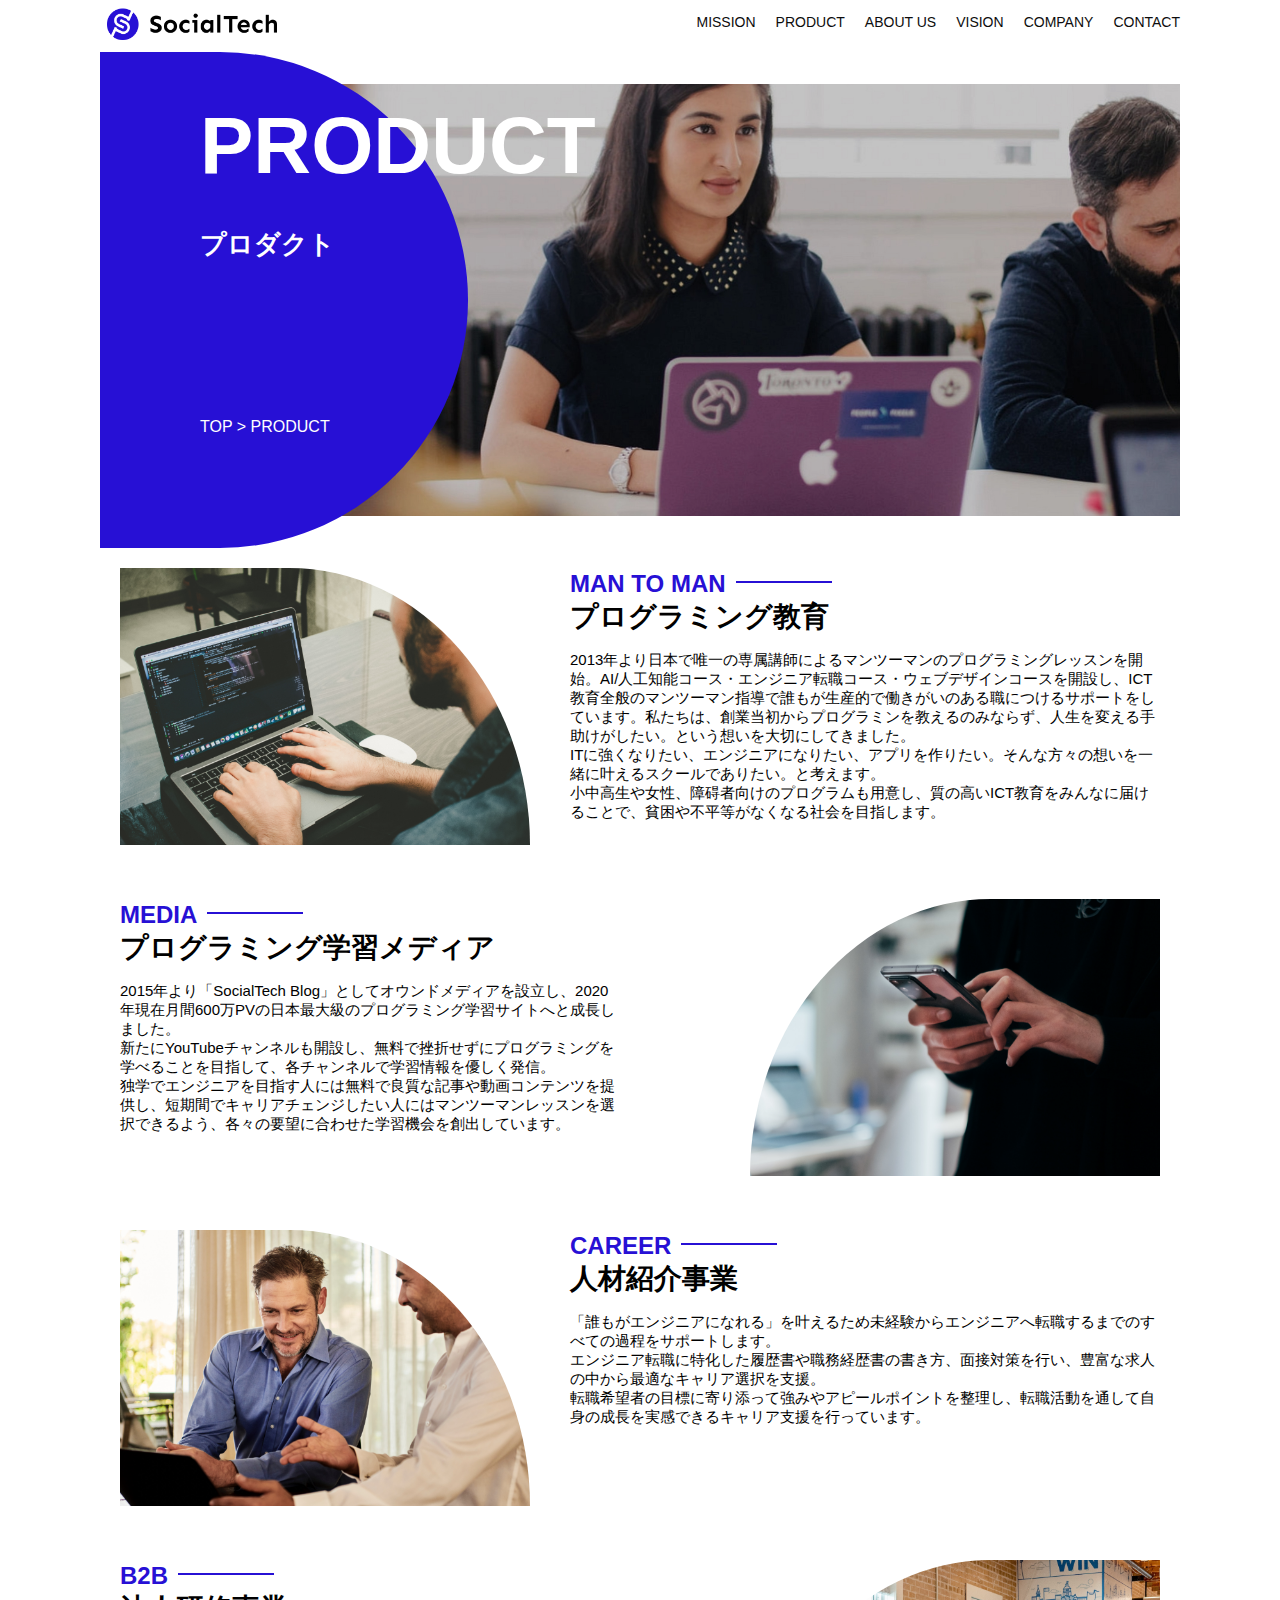
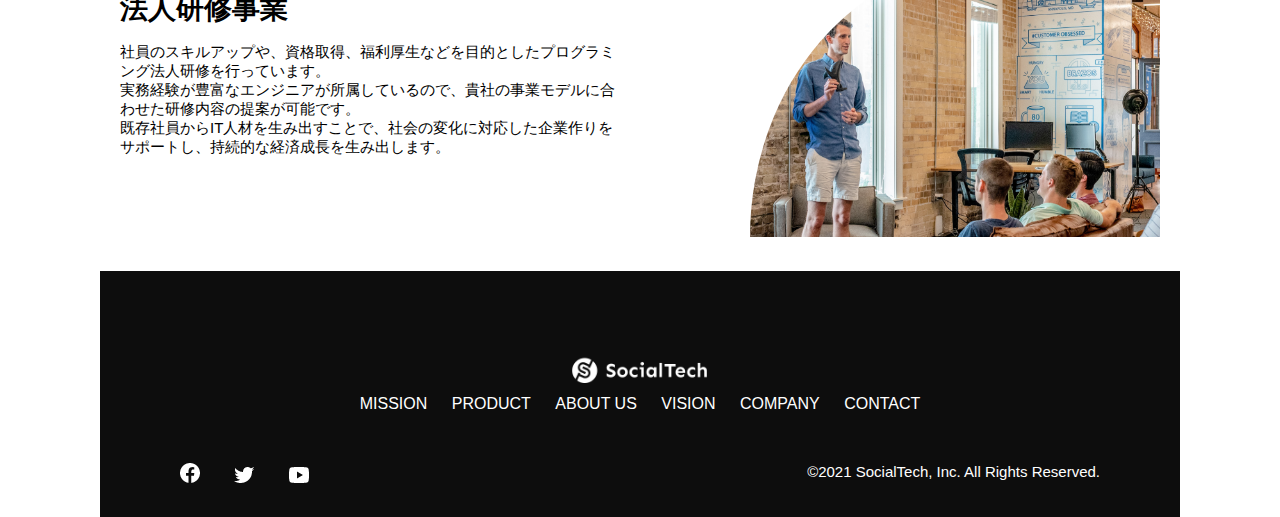
<file: kadai_tutorial_output/SocialTech/product.html>
<!DOCTYPE html>
<html lang="en">
<head>
    <title>SocialTech -PRODUCT プロダクト-</title>
    <meta charset="UTF-8">
    <meta name="description" content="SocialTechの４つのプロダクトを紹介します">
    <meta name="viewport" content="width=device-width, initial-scale=1.0">
    <link rel="stylesheet" href="style.css">
</head>
<body>
    <header>
        <a href="index.html" id="logo">
            <img src="images/logo.png" alt="トップページに戻る">
        </a>
        <nav id="nav-pc">
            <ul>
                <li><a href="mission.html">MISSION</a></li>
                <li><a href="product.html">PRODUCT</a></li>
                <li><a href="index.html#aboutus">ABOUT US</a></li>
                <li><a href="index.html#vision">VISION</a></li>
                <li><a href="index.html#company">COMPANY</a></li>
                <li><a href="index.html#contact">CONTACT</a></li>
            </ul>
        </nav>
        <button id="menu-sp" onclick="document.getElementById('nav-sp').style.display = 'block'">
            <img src="images/button-menu.png" alt="ナビゲーションを開く">
        </button>
        <div id="nav-sp">
            <button id="close" onclick="document.getElementById('nav-sp').style.display = 'none'">
                <img src="images/button-close.png" alt="ナビゲーションを閉じる">
            </button>
            <nav>
                <ul>
                    <li>
                        <a id="logo-sp" href="index.html" onclick="document.getElementById('nav-sp').style.display = 'none'">
                        <img src="images/logo-sp.png" alt="トップページに戻る"></a>
                    </li>
                        <li><a class="menu" href="mission.html" onclick="document.getElementById('nav-sp').style.display = 'none'">MISSION</a></li>
                        <li><a class="menu" href="product.html" onclick="document.getElementById('nav-sp').style.display = 'none'">PRODUCT</a></li>
                        <li><a class="menu" href="index.html#aboutus" onclick="document.getElementById('nav-sp').style.display = 'none'">ABOUT US</a></li>
                        <li><a class="menu" href="index.html#vision" onclick="document.getElementById('nav-sp').style.display = 'none'">VISION</a></li>
                        <li><a class="menu" href="index.html#company" onclick="document.getElementById('nav-sp').style.display = 'none'">COMPANY</a></li>
                        <li><a class="menu" href="index.html#contact" onclick="document.getElementById('nav-sp').style.display = 'none'">CONTACT</a></li>
                </ul>
            </nav>
            <div id="sns">
                <a href="https://www.facebook.com/sejuku2013">
                    <img src="images/button-facebook.png" alt="facebookのリンク">
                </a>
                <a href="https://twitter.com/samuraijuku">
                    <img src="images/button-twitter.png" alt="twitterのリンク">
                </a>
                <a href="https://www.youtube.com/channel/UCCFOQO5aDK0xXam4cUQXT8g">
                    <img src="images/button-youtube.png" alt="YouTubeのリンク">
                </a>
            </div>
        </div>
    </header>
    
    <main>
        <article>
            <section id="product-main">
                <div class="product-main-inner">
                    <div id="product-title">
                        <h1>PRODUCT<br><span>プロダクト</span></h1>
                        <p>TOP > PRODUCT</p>
                    </div>
                </div>
            </section>
            <section class="product-section product-section-left">
                <div class="product-section-img">
                    <img src="images/product/product-mantoman.png" alt="PCでコードを書く男性">
                </div>
                <div class="product-read">
                    <h2 class="product-h2">MAN TO MAN</h2>
                    <h3 class="product-h3">プログラミング教育</h3>
                    <p>
                        2013年より日本で唯一の専属講師によるマンツーマンのプログラミングレッスンを開始。AI/人工知能コース・エンジニア転職コース・ウェブデザインコースを開設し、ICT教育全般のマンツーマン指導で誰もが生産的で働きがいのある職につけるサポートをしています。私たちは、創業当初からプログラミンを教えるのみならず、人生を変える手助けがしたい。という想いを大切にしてきました。 <br>ITに強くなりたい、エンジニアになりたい、アプリを作りたい。そんな方々の想いを一緒に叶えるスクールでありたい。と考えます。 <br>小中高生や女性、障碍者向けのプログラムも用意し、質の高いICT教育をみんなに届けることで、貧困や不平等がなくなる社会を目指します。
                    </p>
                </div>
            </section>
            <section class="product-section product-section-right">
                <div class="product-read">
                    <h2 class="product-h2">MEDIA</h2>
                    <h3 class="product-h3">プログラミング学習メディア</h3>
                    <p>
                        2015年より「SocialTech Blog」としてオウンドメディアを設立し、2020年現在月間600万PVの日本最大級のプログラミング学習サイトへと成長しました。 <br>新たにYouTubeチャンネルも開設し、無料で挫折せずにプログラミングを学べることを目指して、各チャンネルで学習情報を優しく発信。 <br>独学でエンジニアを目指す人には無料で良質な記事や動画コンテンツを提供し、短期間でキャリアチェンジしたい人にはマンツーマンレッスンを選択できるよう、各々の要望に合わせた学習機会を創出しています。
                    </p>
                </div>
                    <div class="product-section-img">
                        <img src="images/product/product-media.png" alt="スマートフォンを操作する人">
                    </div>
            </section>

            <section class="product-section product-section-left">
                <div class="product-section-img">
                    <img src="images/product/product-career.png" alt="笑顔で話し合う２人の男性">
                </div>
                <div class="product-read">
                    <h2 class="product-h2">CAREER</h2>
                    <h3 class="product-h3">人材紹介事業</h3>
                    <p>
                        「誰もがエンジニアになれる」を叶えるため未経験からエンジニアへ転職するまでのすべての過程をサポートします。 <br>エンジニア転職に特化した履歴書や職務経歴書の書き方、面接対策を行い、豊富な求人の中から最適なキャリア選択を支援。 <br>転職希望者の目標に寄り添って強みやアピールポイントを整理し、転職活動を通して自身の成長を実感できるキャリア支援を行っています。<br>
                    </p>
                </div>
            </section>

            <section class="product-section product-section-right">
                <div class="product-read">
                    <h2 class="product-h2">B2B</h2>
                    <h3 class="product-h3">法人研修事業</h3>
                    <p>
                        社員のスキルアップや、資格取得、福利厚生などを目的としたプログラミング法人研修を行っています。<br>実務経験が豊富なエンジニアが所属しているので、貴社の事業モデルに合わせた研修内容の提案が可能です。<br>既存社員からIT人材を生み出すことで、社会の変化に対応した企業作りをサポートし、持続的な経済成長を生み出します。
                    </p>
                </div>
                <div class="product-section-img">
                    <img src="images/product/product-b2b.png" alt="講演中の男性とそれを聴く人々">
                </div>
            </section>
        </article>
    </main>

    <footer>
        <div id="footer-logo">
            <img src="images/logo-sp.png" alt="SocialTech">
        </div>
        <div id="footer-link">
            <a href="mission.html">MISSION</a>
            <a href="product.html">PRODUCT</a>
            <a href="index.html#aboutus">ABOUT US</a>
            <a href="index.html#vision">VISION</a>
            <a href="index.html#company">COMPANY</a>
            <a href="index.html#contact">CONTACT</a>
        </div>
        <div id="sns-footer">
            <div class="sns-btns">
                <a href="https://www.facebook.com/sejuku2013"><img src="images/button-facebook.png" alt="facebookのリンク"></a>
                <a href="https://twitter.com/samuraijuku"><img src="images/button-twitter.png" alt="twitterのリンク"></a>
                <a href="https://www.youtube.com/channel/UCCFOQO5aDK0xXam4cUQXT8g"><img src="images/button-youtube.png" alt="YouTubeのリンク"></a>
            </div>
            <p id="copyright">&copy;2021 SocialTech, Inc. All Rights Reserved.</p>
        </div>
    </footer>
</body>
</html>
</file>
<file: kadai_013/style.css>
/* PC、スマホ共通スタイル */
body {
  font-family: "Source Sans Pro", "Hiragino Kaku Gothic ProN", Meiryo, Arial,
    sans-serif;
}

p {
  font-size: 15px;
}

#main-visual>img {
  width: 100%;
}

/*================
PC用のスタイル 
=================*/
@media screen and (min-width: 768px) {
  /* 横幅設定 */
  body {
    max-width: 1080px;
    min-width: 960px;
    margin: 0 auto 0 auto;
  }

  /* ヘッダー */
  header {
    display: flex;
    justify-content: space-between;
    align-items: center;
    padding: 10px 0;
}


  /* ナビゲーションのレイアウト */
#nav-pc {
    text-align: right;
    font-size: 14px;
    padding-top: 15px;
}

#nav-sp-menu {
  display: none;
}

  /* ナビゲーションのリンクの装飾設定 */
  #nav-pc > a {
    text-decoration: none;
    margin-left: 20px;
    color: #0d0d0d;
  }

  #nav-pc > a:link {
    color: #0d0d0d;
  }

  #nav-pc > a:visited {
    color: #0d0d0d;
  }

  #nav-pc > a:hover {
    color: #0d0d0d;
    text-decoration: underline;
  }

  #nav-pc > a:active {
    color: #0d0d0d;
  }


  #menu-sp, #nav-sp {
    display: none;
  }
}

@media screen and (max-width: 767px) {

body {
  min-width: 375px;
  margin: 0;
}  

header {
  display: flex;
  justify-content: space-between;
}
#menu-sp  {
  display: block;
  background-color: transparent;
  float: right;
  padding: 0;
  border: none;
  
}

#nav-sp {
  background-color: #ce933e;
  position: fixed;
  left: 0;
  top: 0;
  height: 100%;
  width: 100%;
  display: none;
  z-index: 100;
}

#close {
  position: absolute;
  top: 20px;
  right: 20px;
}

#logo-sp {
  margin: 80px 0 30px 20px;
}

#nav-sp a {
  display: block;
}

#nav-sp a:link,
#nav-sp a:visited,
#nav-sp a:active {
  color: #ffffff;
}

#nav-sp a:hover {
  text-decoration: underline;
}

#nav-sp .menu {
  text-decoration: none;
  display: block;
  margin: 0 20px;
  height: 44px;
  font-size: 16px;
  background-image: url("images/arrow.png");
  background-repeat: no-repeat;
  background-position: right top;
}


#nav-pc {
  display: none;
}
}
</file>
<file: kadai_tutorial_output/SocialTech/style.css>
* {
    box-sizing:border-box;
}

p {
    font-size: 15px;
}

body {
    max-width: 1080px;
    margin: 0 auto 0 auto;
    font-family: "Source Sans Pro", "Hiragino Kaku Gothic ProN", Meiryo, Arial, sans-serif;
}

header {
    display: flex;
    justify-content: space-between;
}
#nav-pc {
    font-size: 14px;
}

#nav-pc ul {
    display: flex;
    padding-left: 0;
}

#nav-pc li {
    list-style: none;
}

#nav-pc a {
    text-decoration: none;
    margin-left: 20px;
    color: #0d0d0d;
}

#nav-pc a:hover {
    text-decoration: underline;
}

#nav-sp,
#menu-sp {
    display: none;
}

#main-visual {
    position: relative;
    height: 470px;
}

#main-message {
    position: absolute;
    top: 0;
    left: 0;
    background-color: #2710d5;
    color: #ffffff;
    border-radius: 0 0 476px 0;
    max-width: 620px;
    height: 100%;
    width: 100%;
    z-index: 11;
}

#main-message > h1 {
    font-size: 60px;
    margin: 100px 0 0 50px;
}

#main-message > p {
    font-size: 28px;
    margin: 0 0 0 50px;
}

#main-visual > img {
    max-width: 620px;
    border-radius: 476px 0 0 0;
    position: absolute;
    top: 0;
    right: 0;
    z-index: 10;
}

h2 {
    margin: 40px 0 0 0;
}

h2::after {
    content: url("images/line.png");
    margin-left: 10px;
}

h3 {
    font-size: 27px;
}

#mission {
    margin: 80px auto 80px auto;
}

#mission-flex {
    display: flex;
}

#mission-flex > div {
    width: 50%;
    margin: 20px;
}

#mission-photo {
    width: 100%;
}

#s2dgs {
    margin-top: 50px;
    width: 100%;
}

#product {
    background-color: #fafafa;
    margin: 80px 0 80px 0;
    padding: 10px 40px 0px 40px;
}

#product .product-flex {
    margin-top: 40px;
    display: flex;
}

#product-left {
    width: 50%;
    margin-right: 20px;
}

#product-right {
    width: 50%;
    margin-left: 20px;
    margin-top: 80px;
}

#product-left > div {
    position: relative;
    height: 480px;
    margin-right: 20px;
}

#product-right > div {
    position: relative;
    height: 480px;
    margin-left: 20px;
}

.product-photo {
    width: 100%;
}

.product-explain {
    background-color: #ffffff;
    position: absolute;
    left: 0;
    bottom: 50px;
    margin: 0 40px 0 40px;
    padding: 20px;
    box-shadow: 5px 5px 10px rgb(0, 0, 0, 0.05);
}

.product-explain > span {
    color: #2710d5;
    font-weight: bold;
    font-size: 16px;
    margin: 0;
}

.product-explain > h3 {
    margin: 5px 0 5px 0;
}

.product-explain > p {
    font-size: 14px;
    margin: 0;
}

#product-more {
    text-align: center;
}

#product-more a {
    position: relative;
    bottom: -42px;
}

#aboutus {
    margin: 80px auto 80px auto;
}

#aboutus > div {
    display: flex;
}

.culture-img {
    margin-top: 50px;
    width: 100%;
}

.culture-table {
    margin-right: 50px;
}

.culture-num {
    font-size: 80px;
    color: #2710d5;
    padding: 0 20px 0 0;
}

.culture-table th {
    text-align: left;
    font-size: 28px;
    font-weight: bold;
}

.culture-en {
    color: #2710d5;
    font-size: 24px;
}

.culture-description {
    margin: 0;
}

#vision {
    margin: 80px auto 80px auto;
}

#vision > div {
    display: flex;
    justify-content: space-between;
    flex-wrap: wrap;
}

.vision-box {
    width: 300px;
    height: 300px;
    margin-bottom: 30px;
    position: relative;
}

.vision-box > img {
    width: 100%;
    position: relative;
    z-index: 30;
}

.vision-box > div {
    position: absolute;
   top: 0;
   left: 0;
   z-index: 31;
   margin-right: 20px;
}

.vision-box > div > h4 {
    color: #2710d5;
    font-size: 19px;
    margin: 80px 0 0 0;
}

.vision-box > div > h4::first-letter {
    font-size: 40px;
}

.vision-box > div > h5 {
    font-size: 20px;
    margin: 0 0 0 0;
}

.vision-box > div > p {
    margin: 10px 0 0 0;
}

#company {
    margin: 80px auto 80px auto;
}

#company-table {
    width: 100%;
}

.tableheader {
    text-align: left;
    padding: 20px;
    border-bottom-color: #2710d5;
    border-bottom-width: 1px;
    border-bottom-style: solid;
    width: 100px;
}

.tableheader-first {
    border-top-color: #2710d5;
    border-top-width: 1px;
    border-top-style: solid;
}

.cell {
    padding: 30px;
    border-bottom-color: #ececec;
    border-bottom-width: 1px;
    border-bottom-style: solid;
}

.cell-first {
    border-top-color: #ececec;
    border-top-width: 1px;
    border-top-style: solid;
}

#company > iframe {
    width: 100%;
    height: 368px;
    margin-top: 40px;
}

#contact {
    margin: 80px auto 80px auto;
}

#contact > form > div {
    display: flex;
    flex-direction: row;
    flex-wrap: wrap;
    padding-bottom: 30px;
}

.contact-heading {
    width: 240px;
    align-self: center;
}

.contact-label {
    font-weight: bold;
}

.contact-span {
    color: #ce2222;
    margin: 0 0 0 20px;
    font-weight: bold;
}

.contact-textbox {
    border-top: 0px;
    border-left: 0px;
    border-right: 0px;
    border-bottom-width: 1px;
    border-bottom-color: #707070;
    border-style: solid;
    background-color: #fafafa;
    width: 400px;
    height: 56px;
}

.contact-textarea {
    border-top: 0px;
    border-left: 0px;
    border-right: 0px;
    border-bottom-width1px: ;
    border-bottom-color: #707070;
    background-color: #fafafa;
    width: 400px;
    height: 200px;
}

#contact dt {
    font-weight: bold;
}

#contact dd {
    margin: 0 0 16px 0;
}

#contact dd p {
    margin: 0;
}

#contact dd ul {
    padding-left: 0;
}

#contact dd li {
    margin-bottom: 0;
    list-style: none;
}

footer {
    background-color: #0d0d0d;
    text-align: center;
    padding: 80px 80px 30px 80px;
}

#footer-log {
    margin-bottom:  30px;
}

#footer-link {
    margin-bottom:  50px;
}

#footer-link > a {
    text-decoration: none;
    margin: 10px;
    color: #ffffff;
}

#footer-link > a:hover {
    text-decoration: underline;
}

#sns-footer {
    display: flex;
    justify-content: space-between;
    text-align: left;
}

#sns-footer a {
    margin-right: 30px;
}

#copyright  {
    color: #ffffff;
    margin: 0;
}

.mission-main-inner {
    background-image: url("images/mission/mission-main.png");
    background-repeat: no-repeat;
    background-position-y: center;
}

#mission-title {
    background-color: #2710d5;
    width: 368px;
    color: #ffffff;
    height: 496px;
    border-radius: 0 248px 248px 0;
    position: relative;
}

#mission-title h1 {
    position: absolute;
    top: 0;
    left: 100px;
    font-size: 80px;
    line-height: 1;
}

#mission-title h1 span {
    font-size: 26px;
}

#mission-title > p {
    position: absolute;
    top: 350px;
    left: 100px;
    font-size: 16px;
}

#mission-s2dgs {
    padding: 20px;
}

.mission-h2 {
    color: #2710d5;
    font-size: 40px;
}

.mission-h2::after {
    content: none;
}

#mission-five-goals {
    padding: 20px;
    display: flex;
}

#mission-five-goals .five-goals-image {
    width: 30%;
    padding: 20px;
}

#mission-five-goals .five-goals-image img {
    width: 100%;
}

#mission-five-goals .five-goals-read {
    width: 70%;
    padding: 20px;
}

#mission-five-goals .five-goals-read > div {
    margin: 40px;
}

.fivegaols-image-right {
    float: right;
    margin: 20px;
}

.fivegoals-image-left {
    float: left;
    margin: 20px;
}

.fivegoals-number {
    color: #2710d5;
    font-size: 48px;
    font-weight: bold;
    margin: 0;
}

.fivegoals-h3 {
    font-size: 28px;
    margin: 0;
}

.fivegoals-p {
    margin: 0;
}

.product-main-inner {
    background-image: url("images/product/product-main.png");
    background-repeat: no-repeat;
    background-position-y: center;
}

#product-title {
    background-color: #2710d5;
    width: 368px;
    color: #ffffff;
    height: 496px;
    border-radius: 0 248px 248px 0;
    position: relative;
}

#product-title h1 {
    position: absolute;
    top: 0;
    left: 100px;
    font-size: 80px;
    line-height: 1;
}

#product-title h1 span {
    font-size: 26px;
}

#product-title > p {
    position: absolute;
    top: 350px;
    left: 100px;
    font-size: 16px;
}

.product-section {
    display: flex;
    padding: 20px 20px 0;
}

.product-section .product-section-img {
    width: 450px;
}

.product-section-left .product-section-img img {
    width: 100%;
    padding: 0 40px 30px 0;
    border-radius: 0 432px 0 0;
}

.product-section-left .product-read {
    width: 50%;
    flex-grow: 1;
}

.product-section-left .product-read p {
    margin-bottom: 0;
}

.product-section-right {
    justify-content: space-between;
}

.product-section-right .product-section-img img {
    width: 100%;
    padding: 0 0 30px 40px;
    border-radius: 432px 0 0 0;
}

.product-section-right .product-read {
    width: 500px;
}

.product-h2 {
    color: #2710d5;
    font-size: 24px;
    margin: 0;
}

.product-h3 {
    font-size: 28px;
    margin: 0;
}



@media screen and (max-width: 767px) {
    #nav-sp {
        display: none;
    }

    #menu-sp {
        display: block;
        background-color: transparent;
        float: right;
        padding: 0;
        border: none;
    }

    #nav-sp {
        background-color: #2710d5;
        position: fixed;
        left: 0;
        top: 0;
        height: 100%;
        width: 100%;
        display: none;
        z-index: 100;
    }

    #close {
        position: absolute;
        top: 20px;
        right: 20px;
        background-color: transparent;
        border: none;
    }

    #nav-sp nav ul {
        padding-left: 0;
    }

    #nav-sp nav li {
        list-style: none;
    }

    #logo-sp {
        margin: 80px 0 30px 20px;
    }

    #nav-sp nav a {
        display: block;
        color: #ffffff;
    }

    #nav-sp nav a:hover {
        text-decoration: underline;
    }

    
    #nav-sp .menu {
        text-decoration: none;
        margin: 0 20px 0 20px;
        height: 44px;
        font-size: 16px;
        background-image: url("images/arrow.png");
        background-repeat: no-repeat;
        background-position: right top;
    }

    #sns {
        position: absolute;
        bottom: 20px;
        left: 20px;
    }

    #sns > a {
        margin-right: 30px;
    }

    #main-visual {
        position: relative;
        height: 470px;
    }

    #main-visual > div {
        text-align: center;
        height: 280px;
    }

    #main-visual h1 {
        font-size: 28px;
        margin: 90px 0 0 0;
    }

    #main-visual > div > p {
        margin: 0;
        font-size: 15px;
    }

    #main-visual > img {
        width: 100%;
        border-radius: 476px 0 0 0;
        top: auto;
        bottom: 0;
    }

    h2 {
        margin: 15px 0 15px 0;
    }

    h3 {
        font-size: 24px;
        margin: 10px 0 0 0;
    }

    #mission {
        margin:  20px 0 20px 0;
        padding: 0 20px 0 20px;
    }

    #mission-flex {
        flex-direction: column;
    }

    #mission-flex > div {
        width: 100%;
        margin: 0;
    }

    #product {
        margin: 0;
        padding: 10px 20px 0 20px;
    }

    #product .product-flex {
        flex-direction: column;
        margin-top: 0;
    }

    #product-left,
    #product-right {
        width: 100%;
        margin: 0;
    }

    #product-left > div,
    #product-right > div {
        height: auto;
        margin: 0;
    }

    .product-explain {
        position: relative;
        margin: 0;
    }

    .product-explain > h3 {
        margin: 10px 0 10px 0;
        font-size: 24px;
    }

    #product-more {
        text-align: left;
    }

    #aboutus {
        margin: 80px 20px 80px 20px;
    }

    #aboutus > div {
        flex-direction: column;
    }

    .culture-table th {
        font-size: 16px;
    }

    .culture-table {
        margin-right: 0;
        padding-right: 20px;
        order: 2;
    }

    .culture-img {
        width: 100%;
        order: 1;
    }

    .culture-img2 {
        margin-top: 0;
    }

    .culture-num {
        padding: 0;
    }

    .culture-description {
        margin: 0;
    }

    #vision {
        margin: 80px 20px 80px;
    }

    .vision-box > img {
        position: absolute;
        top: 0;
        left: 0;
    }

    .vision-box > div > h4 {
        margin: 60px 0 0 0;
    }
    
    #company {
        margin: 0 20px 0 20px;
    }

    #company > h3 {
        margin-bottom: 20px;
    }

    .tableheader {
        width: 50px;
    }

    .cell {
        padding: 20px;
    }

    #company > iframe {
        height: 240px;
    }

    #contact {
        margin: 80px 20px 80px 20px;
    }

    #contact > h3 {
        margin-bottom: 20px;
    }

    #contact > form > div {
        flex-direction: column;
        margin-bottom: 20px;
    }

    .contact-heading {
        align-self: auto;
        margin-bottom: 20px;
    }

    .contact-textbox {
        min-width: 300px;
        width: 100%;
    }

    .contact-textarea {
        height: 150px;
        width: 100%;
    }

    .radiobutton {
        margin-bottom: 20px;
    }

    footer {
        padding: 30px 20px 50px 20px;
        text-align: left;
    }

    #footer-link > a {
        margin: 0 20px 30px 0;
        display: block;
        background-image: url("images/arrow.png");
        background-repeat: no-repeat;
        background-position: right top;
    }

    #sns-footer {
        flex-direction: column;
        justify-content: flex-start;
    }

    #copyright {
        font-size: 12px;
        margin-top: 30px;
    }

    #mission-main {
        height: 256px;
        margin-top: 4%;
        position: relative;
    }

    .mission-main-inner {
        height: 80%;
        background-size: cover;
    }

    #mission-title {
        width: 136px;
        height: 256px;
        position: absolute;
        top: -10%;
    }

    #mission-title h1 span {
        font-size: 18px;
    }

    #mission-title > p {
        top: 180px;
        left: 20px;
        font-size: 13px;
    }

    .mission-h2 {
        content: none;
    }

    #mission-s2dgs > img {
        width: 100%;
    }

    #mission-five-goals {
        flex-direction: column;
    }

    #mission-five-goals > div {
        padding: 0;
    }

    #mission-five-goals .five-goals-image,
    #mission-five-gaols .five-goals-read {
        width: 100%;
        padding: 0;
    }

    #mission-five-goals .five-goals-read > div {
        display: flex;
        flex-direction: column;
    }

    .fivegaols-image-right,
    .fivegoals-image-left {
        align-self: center;
    }

    #product-main {
        height: 256px;
        margin-top: 4%;
        position: relative;
    }

    .product-main-inner {
        height: 80%;
        background-size: cover;
    }

    #product-title {
        width: 136px;
        height: 256px;
        position: absolute;
        top: -10%;
    }

    #product-title h1 {
        left: 20px;
        font-size: 40px;
    }

    #product-title h1 span {
        font-size: 18px;
    }

    #product-title > p {
        top: 180px;
        left: 20px;
        font-size: 13px;
    }

    .product-section {
        flex-direction: column;
    }

    .product-section .product-section-img {
        width: 100%;
    }

    .product-section .product-section-img img {
        width: 100%;
        padding: 0;
    }

    .product-section-left .product-section-img img {
        border-radius: 0 300px 0 0;
    }

    .product-section-left .product-read {
        width: 100%;
        flex-grow: 1;
    }

    .product-section-right .product-section-img img {
        order: 1;
        border-radius: 300px 0 0 0;
    }

    .product-section-right .product-read {
        order: 2;
        width: 100%;
    }
        
}
</file>
